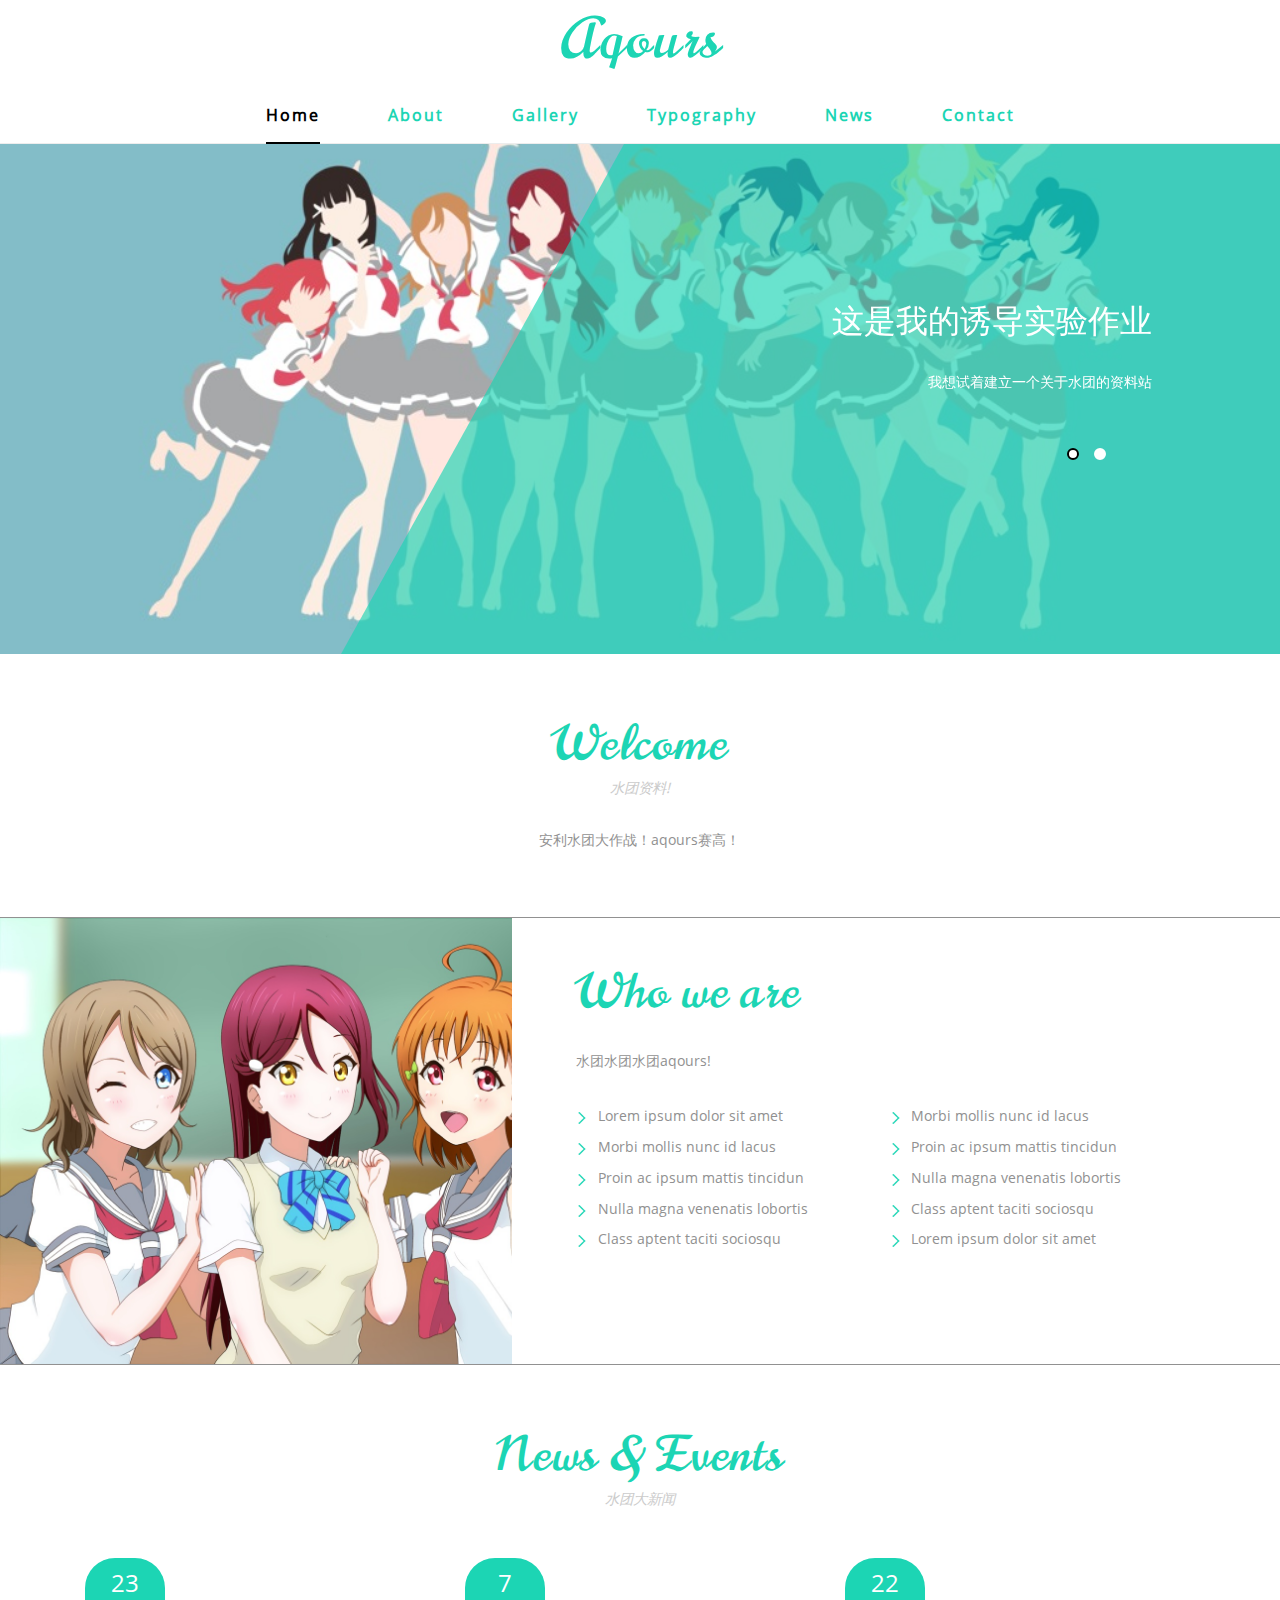
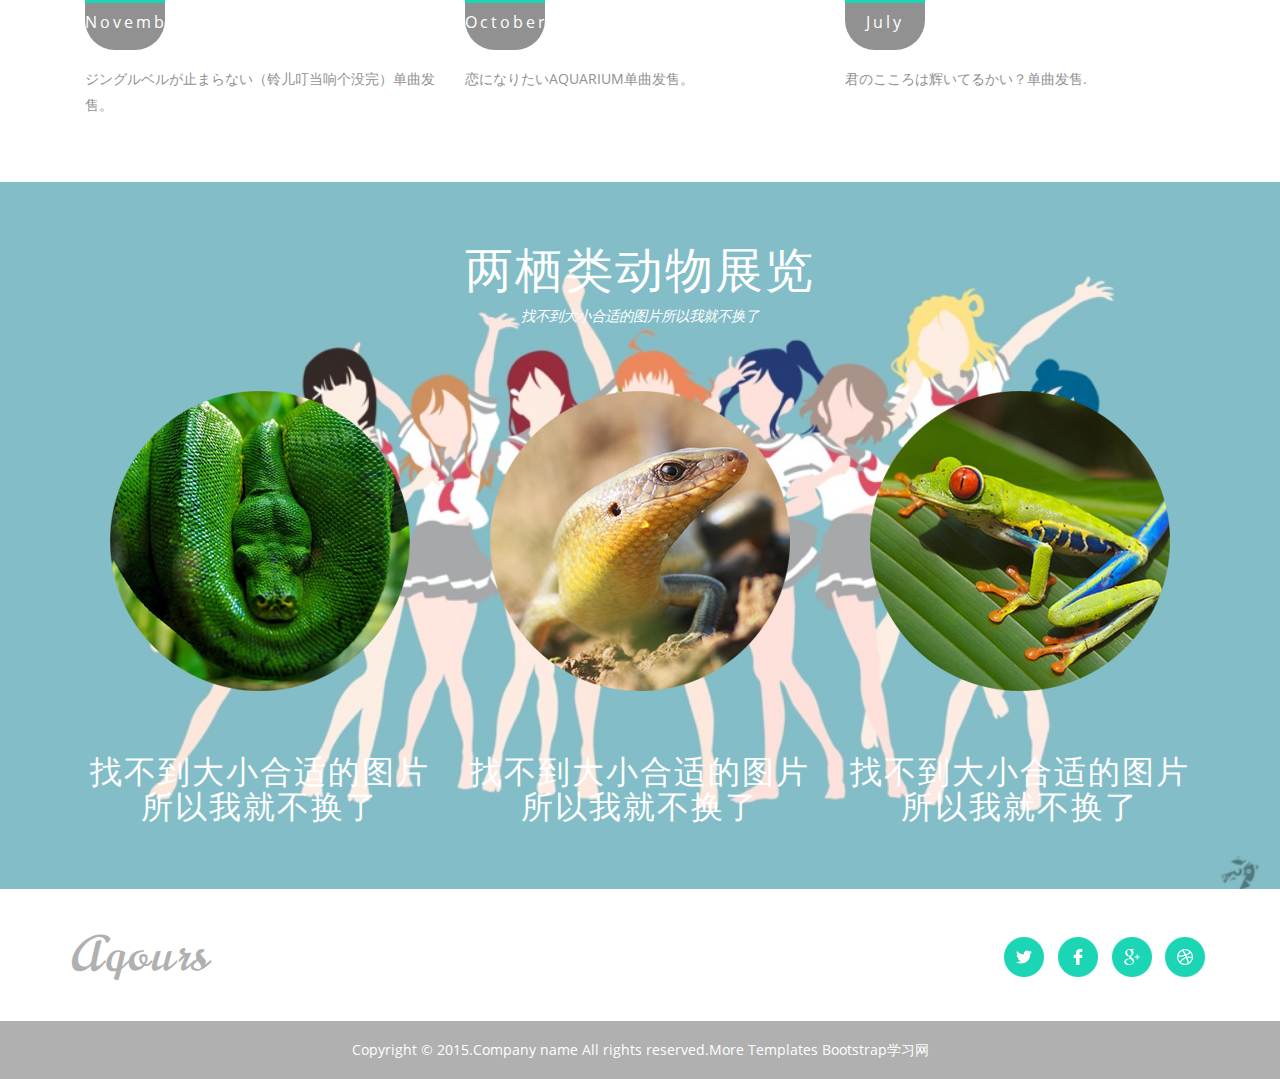
<file: index.html>
<!DOCTYPE html>
<html>
<head>
<title>Home</title>
<meta name="viewport" content="width=device-width, initial-scale=1">
<meta http-equiv="Content-Type" content="text/html; charset=utf-8" />
<meta name="keywords" content="reptiles Responsive web template, Bootstrap Web Templates, Flat Web Templates, Andriod Compatible web template, 
Smartphone Compatible web template, free webdesigns for Nokia, Samsung, LG, SonyErricsson, Motorola web design" />
<script type="application/x-javascript"> addEventListener("load", function() { setTimeout(hideURLbar, 0); }, false); function hideURLbar(){ window.scrollTo(0,1); } </script>
<!-- bootstarp-css -->
<link href="css/bootstrap.css" rel="stylesheet" type="text/css" media="all" />
<!--// bootstarp-css -->
<!-- css -->
<link rel="stylesheet" href="css/style.css" type="text/css" media="all" />
<!--// css -->
<script src="js/jquery-1.11.1.min.js"></script>
</head>
<body>
	<!-- banner -->
	<div class="banner">
		<div class="logo">
			<a href="index.html">Aqours</a>
		</div>
		<div class="top-nav">
			<span class="menu">MENU</span>
			<ul class="nav1">
				<li><a href="index.html" class="active">Home</a></li>
				<li><a href="about.html">About</a></li>
				<li><a href="gallery.html">Gallery</a></li>
				<li><a href="typography.html">Typography</a></li>
				<li><a href="#news" class="scroll">News</a></li>
				<li><a href="contact.html">Contact</a></li>
			</ul>
			<!-- script-for-menu -->
				<script>
					 $( "span.menu" ).click(function() {
					$( "ul.nav1" ).slideToggle( 300, function() {
					// Animation complete.
						});
						});
				</script>
			<!-- /script-for-menu -->
		</div>
		<div class="banner-grid">
					<div class="bx-caption">
						<script src="js/responsiveslides.min.js"></script>
					<script>
						// You can also use "$(window).load(function() {"
						$(function () {
						  // Slideshow 4
						  $("#slider3").responsiveSlides({
							auto: true,
							pager: true,
							nav: false,
							speed: 500,
							namespace: "callbacks",
							before: function () {
							  $('.events').append("<li>before event fired.</li>");
							},
							after: function () {
							  $('.events').append("<li>after event fired.</li>");
							}
						  });
					
						});
					</script>
					<div  id="top" class="callbacks_container">
						<ul class="rslides" id="slider3">
							<li>
								<div class="banner-info">
									<h3>这是我的诱导实验作业</h3>
									<p>我想试着建立一个关于水团的资料站</p>
								</div>
							</li>
							<li>
								<div class="banner-info">
									<h3>但是好多图片上传失败了</h3>
									<p>QAQ</p>
								</div>
							</li>
						</ul>
					</div>
					</div>
		</div>
	</div>
	<!-- //banner -->
    <div class="copyrights">Collect from <a href="http://www.cssmoban.com/" >网页模板</a></div>
	<!-- welcome -->
	<div class="welcome">
		<!-- container -->
		<div class="container">
			<div class="welcome-info">
				<h3>Welcome</h3>
				<p class="caption">水团资料!</p>
				<p class="welcome-text">安利水团大作战！aqours赛高！</p>
			</div>
		</div>
		<!-- //container -->
	</div>
	<!-- //welcome -->
	<!-- offer -->
	<div class="offer">
		<div class="offer-right welcome-right ">
			
		</div>
		<div class="offer-left">
			<h3>Who we are</h3>
			<p>水团水团水团aqours!
			</p>
			<div class="offer-left-list">
				<ul>
					<li><a href="#">Lorem ipsum dolor sit amet</a></li>
					<li><a href="#">Morbi mollis nunc id lacus</a></li>
					<li><a href="#">Proin ac ipsum mattis tincidun</a></li>
					<li><a href="#">Nulla magna venenatis lobortis</a></li>
					<li><a href="#">Class aptent taciti sociosqu</a></li>
				</ul>
			</div>
			<div class="offer-left-list">
				<ul>
					<li><a href="#">Morbi mollis nunc id lacus</a></li>
					<li><a href="#">Proin ac ipsum mattis tincidun</a></li>
					<li><a href="#">Nulla magna venenatis lobortis</a></li>
					<li><a href="#">Class aptent taciti sociosqu</a></li>
					<li><a href="#">Lorem ipsum dolor sit amet</a></li>
				</ul>
			</div>
			<div class="clearfix"> </div>
		</div>
		<div class="clearfix"> </div>
	</div>
	<!-- //offer -->
	<!-- news -->
	<div id="news" class="news">
		<!-- container -->
		<div class="container">
			<div class="news-info">
				<h3>News &amp; Events</h3>
				<p>水团大新闻</p>
			</div>
			<div class="news-grids">
				<div class="col-md-4 news-grid">
					<div class="date">
						<h5>23</h5>	
						<p>November</p>
					</div>
					<div class="date-bottom">
						<p> ジングルベルが止まらない（铃儿叮当响个没完）单曲发售。</p>
					</div>
				</div>
				<div class="col-md-4 news-grid">
					<div class="date">
						<h5>7</h5>	
						<p>October</p>
					</div>
					<div class="date-bottom">
						<p>恋になりたいAQUARIUM单曲发售。</p>
					</div>
				</div>
				<div class="col-md-4 news-grid">
					<div class="date">
						<h5>22</h5>	
						<p>July</p>
					</div>
					<div class="date-bottom">
						<p>君のこころは辉いてるかい？单曲发售.</p>
					</div>
				</div>
				<div class="clearfix"> </div>
			</div>
		</div>
		<!-- //container -->
	</div>
	<!-- //news -->
	<!-- family -->
	<div class="family">
		<!-- container -->
		<div class="container">
			<div class="family-info">
				<h3>两栖类动物展览</h3>
				<p>找不到大小合适的图片所以我就不换了</p>
			</div>
			<div class="family-grids">
				<div class="col-md-4 family-grid">
					<img src="images/f1.png">
					<h4>找不到大小合适的图片所以我就不换了</h4>
				</div>
				<div class="col-md-4 family-grid">
					<img src="images/f2.png">
					<h4>找不到大小合适的图片所以我就不换了</h4>
				</div>
				<div class="col-md-4 family-grid">
					<img src="images/f3.png">
					<h4>找不到大小合适的图片所以我就不换了</h4>
				</div>
				<div class="clearfix"> </div>
			</div>
		</div>
		<!-- //container -->
	</div>
	<!-- //family -->
	<!-- footer -->
	<div class="footer">
		<!-- container -->
		<div class="container">
			<div class="footer-top">
				<div class="footer-logo">
					<a href="index.html">Aqours</a>
				</div>
				<div class="footer-icons">
					<ul>
						<li><a href="#" class="facebook"> </a></li>
						<li><a href="#" class="facebook twitter"> </a></li>
						<li><a href="#" class="facebook chrome"> </a></li>
						<li><a href="#" class="facebook dribbble"> </a></li>
					</ul>
				</div>
				<div class="clearfix"> </div>
			</div>
		</div>
		<!-- //container -->
		<div class="footer-bottom">
			<!-- container -->
			<div class="container">
		   <p>Copyright &copy; 2015.Company name All rights reserved.More Templates <a href="http://bootstrap.cn/" target="_blank" title="Bootstrap学习网">Bootstrap学习网</a></p>
			</div>
		</div>
	</div>
	<!-- //footer -->
</body>	
</html>
</file>
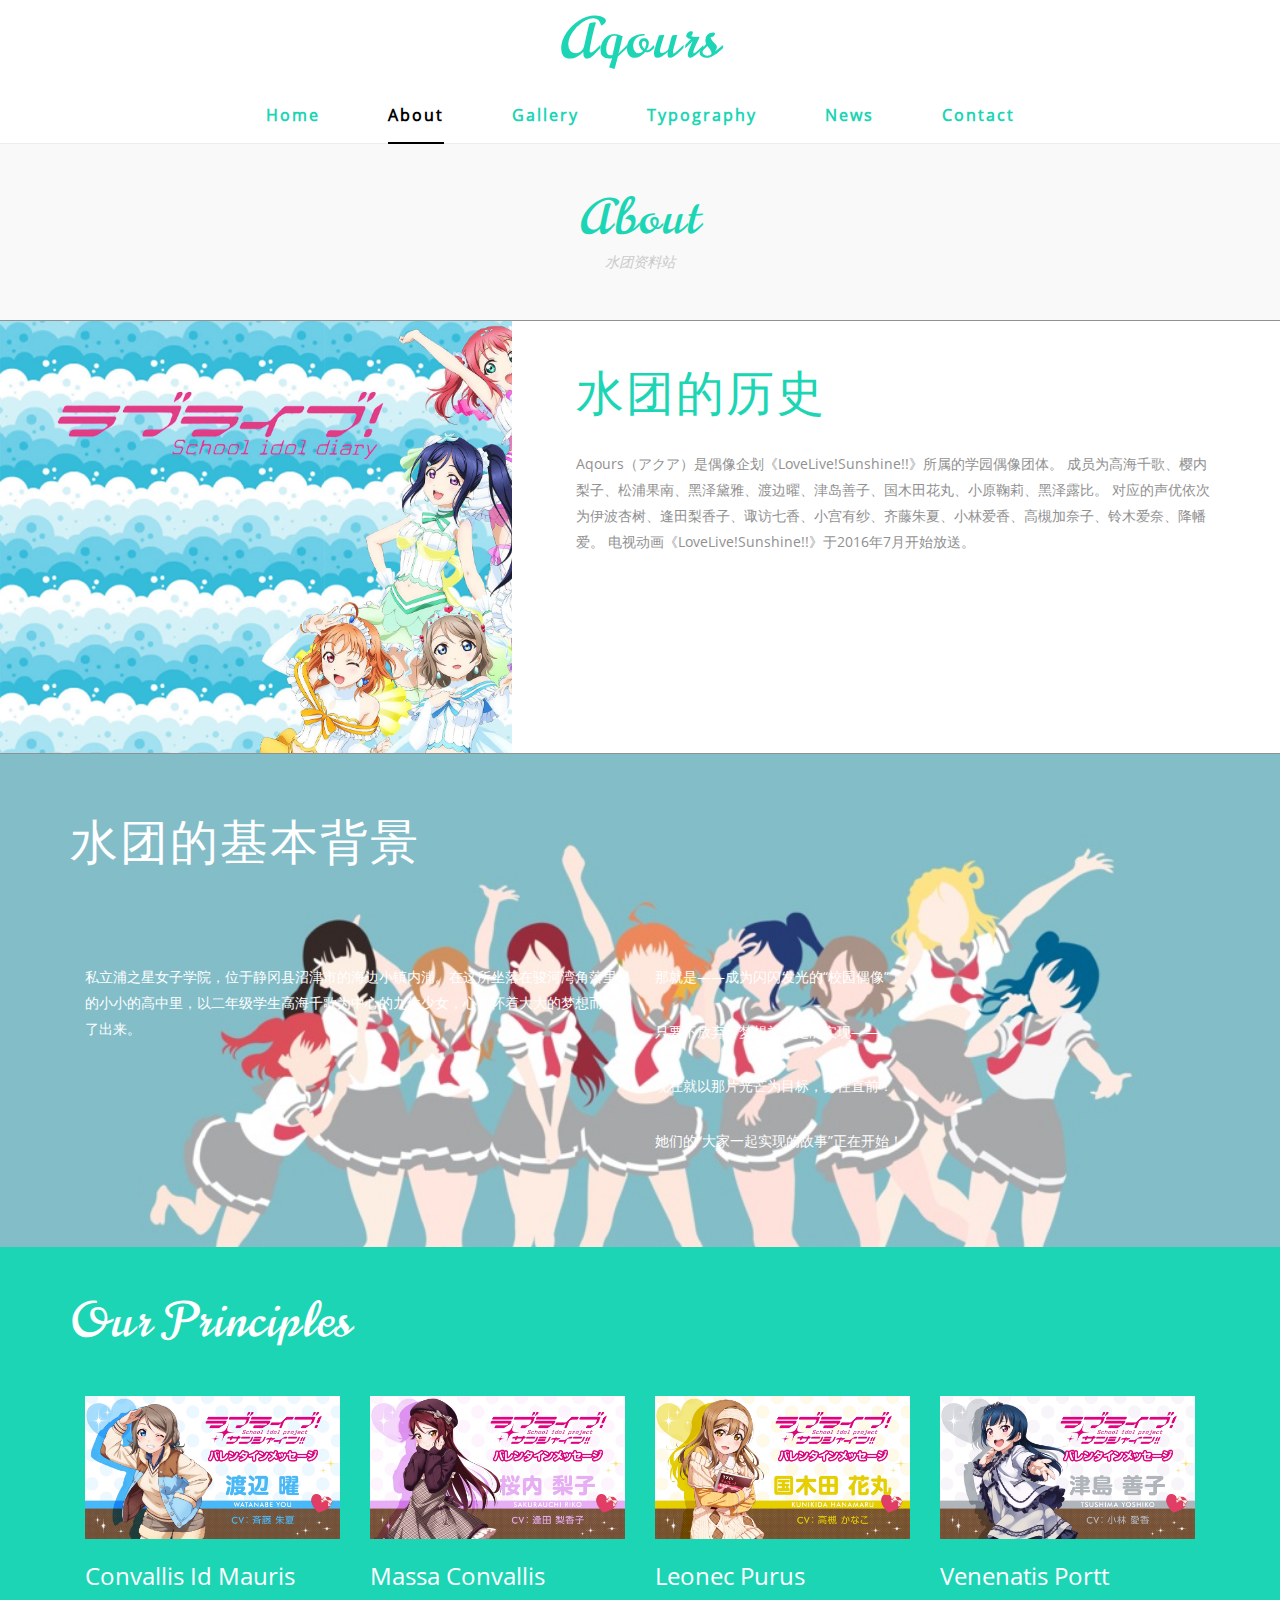
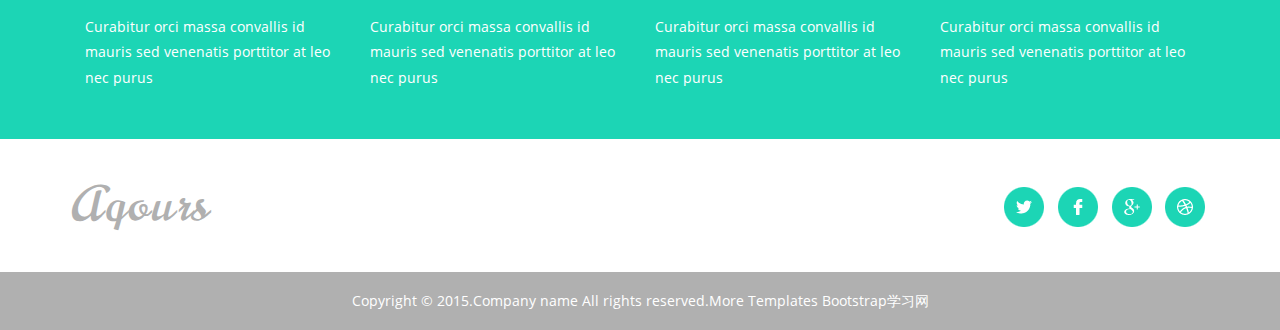
<file: about.html>
<!DOCTYPE html>
<html>
<head>
<title>About</title>
<meta name="viewport" content="width=device-width, initial-scale=1">
<meta http-equiv="Content-Type" content="text/html; charset=utf-8" />
<meta name="keywords" content="reptiles Responsive web template, Bootstrap Web Templates, Flat Web Templates, Andriod Compatible web template, 
Smartphone Compatible web template, free webdesigns for Nokia, Samsung, LG, SonyErricsson, Motorola web design" />
<script type="application/x-javascript"> addEventListener("load", function() { setTimeout(hideURLbar, 0); }, false); function hideURLbar(){ window.scrollTo(0,1); } </script>
<!-- bootstarp-css -->
<link href="css/bootstrap.css" rel="stylesheet" type="text/css" media="all" />
<!--// bootstarp-css -->
<!-- css -->
<link rel="stylesheet" href="css/style.css" type="text/css" media="all" />
<!--// css -->
<script src="js/jquery-1.11.1.min.js"></script>
</head>
<body>
	<!-- banner -->
	<div class="banner top-banner">
		<div class="logo">
			<a href="index.html">Aqours</a>
		</div>
		<div class="top-nav">
			<span class="menu">MENU</span>
			<ul class="nav1">
				<li><a href="index.html">Home</a></li>
				<li><a href="about.html" class="active">About</a></li>
				<li><a href="gallery.html">Gallery</a></li>
				<li><a href="typography.html">Typography</a></li>
				<li><a href="index.html">News</a></li>
				<li><a href="contact.html">Contact</a></li>
			</ul>
			<!-- script-for-menu -->
				<script>
					 $( "span.menu" ).click(function() {
					$( "ul.nav1" ).slideToggle( 300, function() {
					// Animation complete.
						});
						});
				</script>
			<!-- /script-for-menu -->
		</div>
	</div>
	<!-- //banner -->
	<!-- about -->
	<div class="about-top">
		<div class="about-info">
				<h3>About</h3>
				<p class="caption">水团资料站</p>
			</div>
		<div class="welcome offer about">
			<div class="about-right welcome-right ">
				
			</div>
			<div class="welcome-left offer-left about-left">
				<h3>水团的历史</h3>
				<p>Aqours（アクア）是偶像企划《LoveLive!Sunshine!!》所属的学园偶像团体。
成员为高海千歌、樱内梨子、松浦果南、黑泽黛雅、渡边曜、津岛善子、国木田花丸、小原鞠莉、黑泽露比。
对应的声优依次为伊波杏树、逢田梨香子、诹访七香、小宫有纱、齐藤朱夏、小林爱香、高槻加奈子、铃木爱奈、降幡爱。
电视动画《LoveLive!Sunshine!!》于2016年7月开始放送。 
				</p>
			</div>
			<div class="clearfix"> </div>
		</div>
	</div>
	<!-- //about -->
	<!-- about-bottom -->
	<div class="about-bottom">
		<!-- container -->
		<div class="container">
			<h3>水团的基本背景</h3>
			<div class="about-bottom-grids">
				<div class="col-md-6 about-bottom-left">
					<h4></h4>
					<p>私立浦之星女子学院，位于静冈县沼津市的海边小镇内浦。在这所坐落在骏河湾角落里的小小的高中里，以二年级学生高海千歌为中心的九位少女，心中怀着大大的梦想而站了出来。
						
					</p>
				</div>
				<div class="col-md-6 about-bottom-left about-bottom-right">
					<h4></h4>
					<p>那就是——成为闪闪发光的“校园偶像”！
<span>只要不放弃，梦想就一定能实现——</span>
<span>现在就以那片光芒为目标，勇往直前！</span>
<span>她们的“大家一起实现的故事”正在开始！</span>
					</p>
				</div>
				<div class="clearfix"> </div>
			</div>
		</div>
		<!-- //container -->
	</div>
	<!-- //about-bottom -->
	<!-- about-team -->
	<div class="about-team">
			<!-- container -->
			<div class="container">
				<h4>Our Principles</h4>
				<div class="team-grids">
					<div class="col-md-3 team-grid">
						<img src="images/g2.jpg" alt="">
						<h6>convallis id mauris</h6>
						<p> Curabitur orci massa convallis id mauris sed venenatis porttitor at leo nec purus</p>
					</div>
					<div class="col-md-3 team-grid">
						<img src="images/g3.jpg" alt="">
						<h6>massa convallis</h6>
						<p> Curabitur orci massa convallis id mauris sed venenatis porttitor at leo nec purus</p>
					</div>
					<div class="col-md-3 team-grid">
						<img src="images/g4.jpg" alt="">
						<h6>leonec purus</h6>
						<p> Curabitur orci massa convallis id mauris sed venenatis porttitor at leo nec purus</p>
					</div>
					<div class="col-md-3 team-grid">
						<img src="images/g5.jpg" alt="">
						<h6>venenatis portt</h6>
						<p> Curabitur orci massa convallis id mauris sed venenatis porttitor at leo nec purus</p>
					</div>
					<div class="clearfix"> </div>
				</div>
			</div>
			<!-- //container -->
	</div>
	<!-- //about-team -->
	<!-- footer -->
	<div class="footer">
		<!-- container -->
		<div class="container">
			<div class="footer-top">
				<div class="footer-logo">
					<a href="index.html">Aqours</a>
				</div>
				<div class="footer-icons">
					<ul>
						<li><a href="#" class="facebook"> </a></li>
						<li><a href="#" class="facebook twitter"> </a></li>
						<li><a href="#" class="facebook chrome"> </a></li>
						<li><a href="#" class="facebook dribbble"> </a></li>
					</ul>
				</div>
				<div class="clearfix"> </div>
			</div>
		</div>
		<!-- //container -->
		<div class="footer-bottom">
			<!-- container -->
			<div class="container">
		   <p>Copyright &copy; 2015.Company name All rights reserved.More Templates <a href="http://bootstrap.cn/" target="_blank" title="Bootstrap学习网">Bootstrap学习网</a></p>
			</div>
		</div>
	</div>
	<!-- //footer -->
</body>	
</html>
</file>
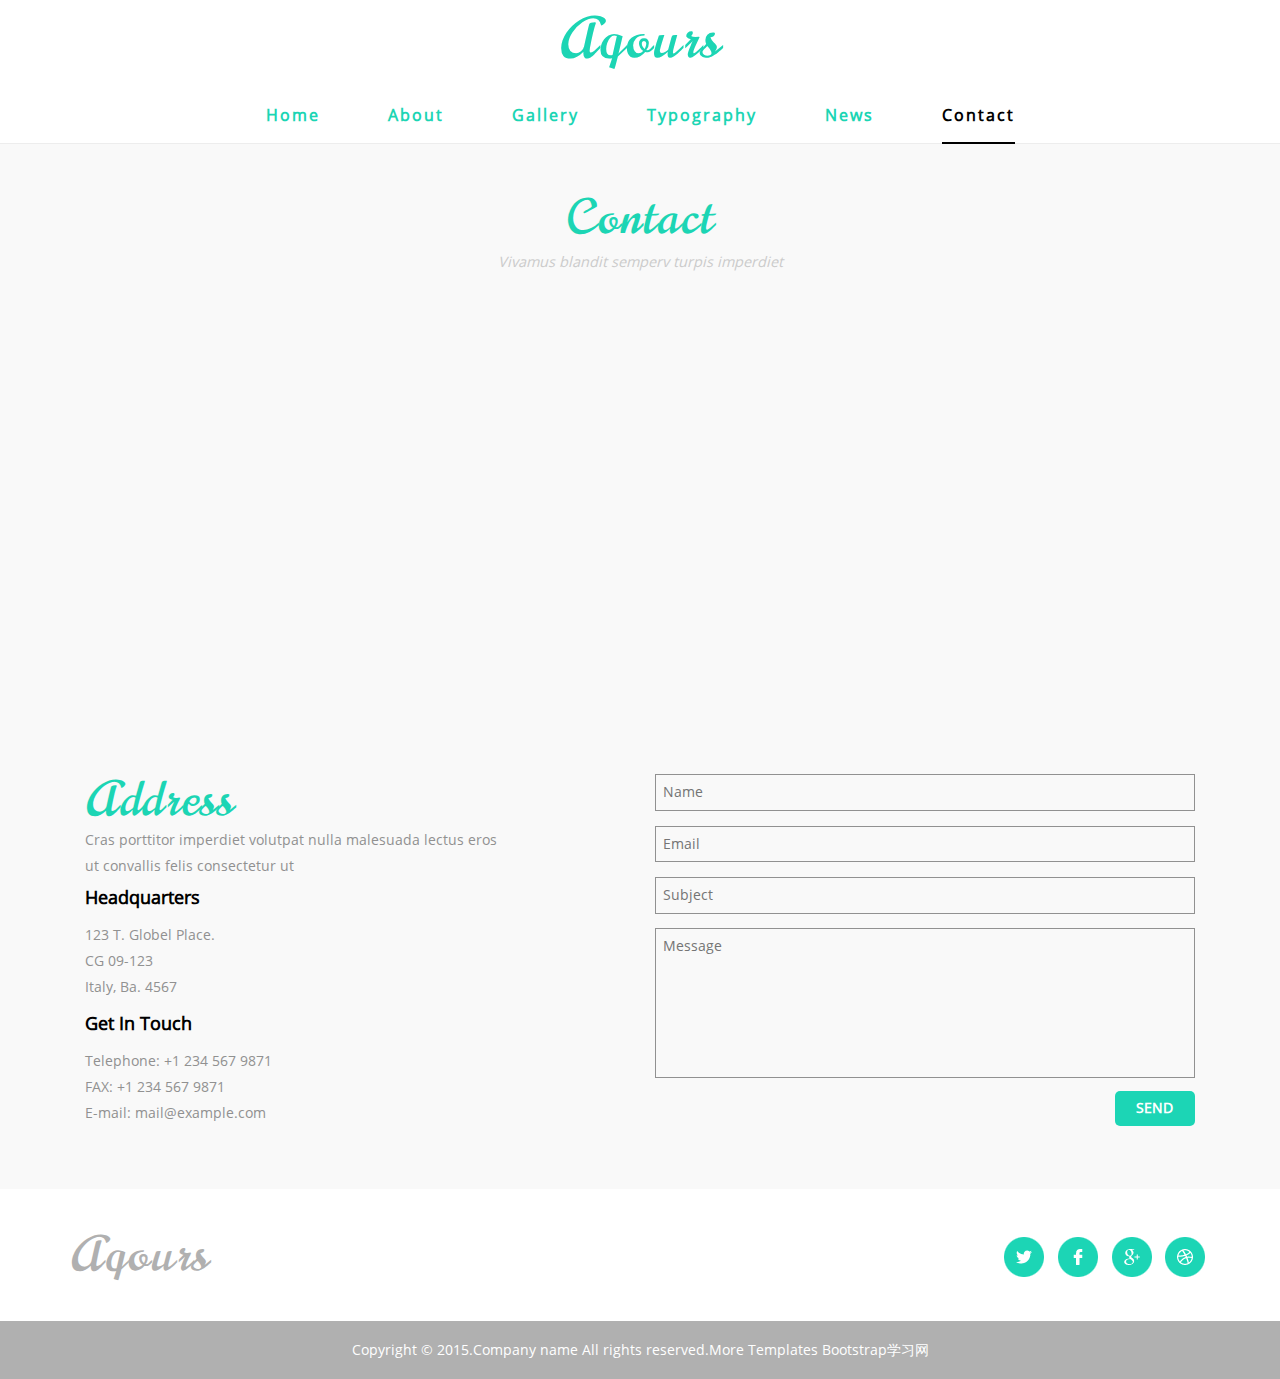
<file: contact.html>
<!DOCTYPE html>
<html>
<head>
<title>Contact</title>
<meta name="viewport" content="width=device-width, initial-scale=1">
<meta http-equiv="Content-Type" content="text/html; charset=utf-8" />
<meta name="keywords" content="reptiles Responsive web template, Bootstrap Web Templates, Flat Web Templates, Andriod Compatible web template, 
Smartphone Compatible web template, free webdesigns for Nokia, Samsung, LG, SonyErricsson, Motorola web design" />
<script type="application/x-javascript"> addEventListener("load", function() { setTimeout(hideURLbar, 0); }, false); function hideURLbar(){ window.scrollTo(0,1); } </script>
<!-- bootstarp-css -->
<link href="css/bootstrap.css" rel="stylesheet" type="text/css" media="all" />
<!--// bootstarp-css -->
<!-- css -->
<link rel="stylesheet" href="css/style.css" type="text/css" media="all" />
<!--// css -->
<script src="js/jquery-1.11.1.min.js"></script>
</head>
<body>
	<!-- banner -->
	<div class="banner top-banner">
		<div class="logo">
			<a href="index.html">Aqours</a>
		</div>
		<div class="top-nav">
			<span class="menu">MENU</span>
			<ul class="nav1">
				<li><a href="index.html">Home</a></li>
				<li><a href="about.html">About</a></li>
				<li><a href="gallery.html">Gallery</a></li>
				<li><a href="typography.html">Typography</a></li>
				<li><a href="index.html">News</a></li>
				<li><a href="contact.html" class="active">Contact</a></li>
			</ul>
			<!-- script-for-menu -->
				<script>
					 $( "span.menu" ).click(function() {
					$( "ul.nav1" ).slideToggle( 300, function() {
					// Animation complete.
						});
						});
				</script>
			<!-- /script-for-menu -->
		</div>
	</div>
	<!-- //banner -->
	<!-- contact -->
	<div class="contact-top">
		<!-- container -->
		<div class="container">
			<div class="contact-info">
				<h3>Contact</h3>
				<p class="caption">Vivamus blandit semperv turpis imperdiet</p>
			</div>
			<div class="map footer-middle">
				<iframe src="https://www.google.com/maps/embed?pb=!1m14!1m12!1m3!1d158858.18237072596!2d-0.10159865000003898!3d51.52864165000001!2m3!1f0!2f0!3f0!3m2!1i1024!2i768!4f13.1!5e0!3m2!1sen!2sin!4v1436514341845" frameborder="0" style="border:0" allowfullscreen></iframe>
			</div>
			<div class="mail-grids">
				<div class="col-md-6 mail-grid-left wow fadeInLeft animated" data-wow-delay="0.4s" style="visibility: visible; -webkit-animation-delay: 0.4s;">
					<h3>Address</h3>
					<h5>Cras porttitor imperdiet volutpat nulla malesuada lectus eros <span>ut convallis felis consectetur ut </span></h5>
					<h4>Headquarters</h4>
					<p>123 T. Globel Place.
						<span>CG 09-123</span>
						Italy, Ba. 4567
					</p>
					<h4>Get In Touch</h4>
					<p>Telephone: +1 234 567 9871
						<span>FAX: +1 234 567 9871</span>
						E-mail: <a href="mailto:info@example.com">mail@example.com</a>
					</p>
				</div>
				<div class="col-md-6 contact-form">
					<form>
						<input type="text" placeholder="Name" required="">
						<input type="text" placeholder="Email" required="">
						<input type="text" placeholder="Subject" required="">
						<textarea placeholder="Message" required=""></textarea>
						<input type="submit" value="SEND">
					</form>
				</div>
				<div class="clearfix"> </div>
			</div>
		</div>
		<!-- //container -->
	</div>
	<!-- //contact -->
	<!-- footer -->
	<div class="footer">
		<!-- container -->
		<div class="container">
			<div class="footer-top">
				<div class="footer-logo">
					<a href="index.html">Aqours</a>
				</div>
				<div class="footer-icons">
					<ul>
						<li><a href="#" class="facebook"> </a></li>
						<li><a href="#" class="facebook twitter"> </a></li>
						<li><a href="#" class="facebook chrome"> </a></li>
						<li><a href="#" class="facebook dribbble"> </a></li>
					</ul>
				</div>
				<div class="clearfix"> </div>
			</div>
		</div>
		<!-- //container -->
		<div class="footer-bottom">
			<!-- container -->
			<div class="container">
		   <p>Copyright &copy; 2015.Company name All rights reserved.More Templates <a href="http://bootstrap.cn/" target="_blank" title="Bootstrap学习网">Bootstrap学习网</a></p>
			</div>
		</div>
	</div>
	<!-- //footer -->
</body>	
</html>
</file>
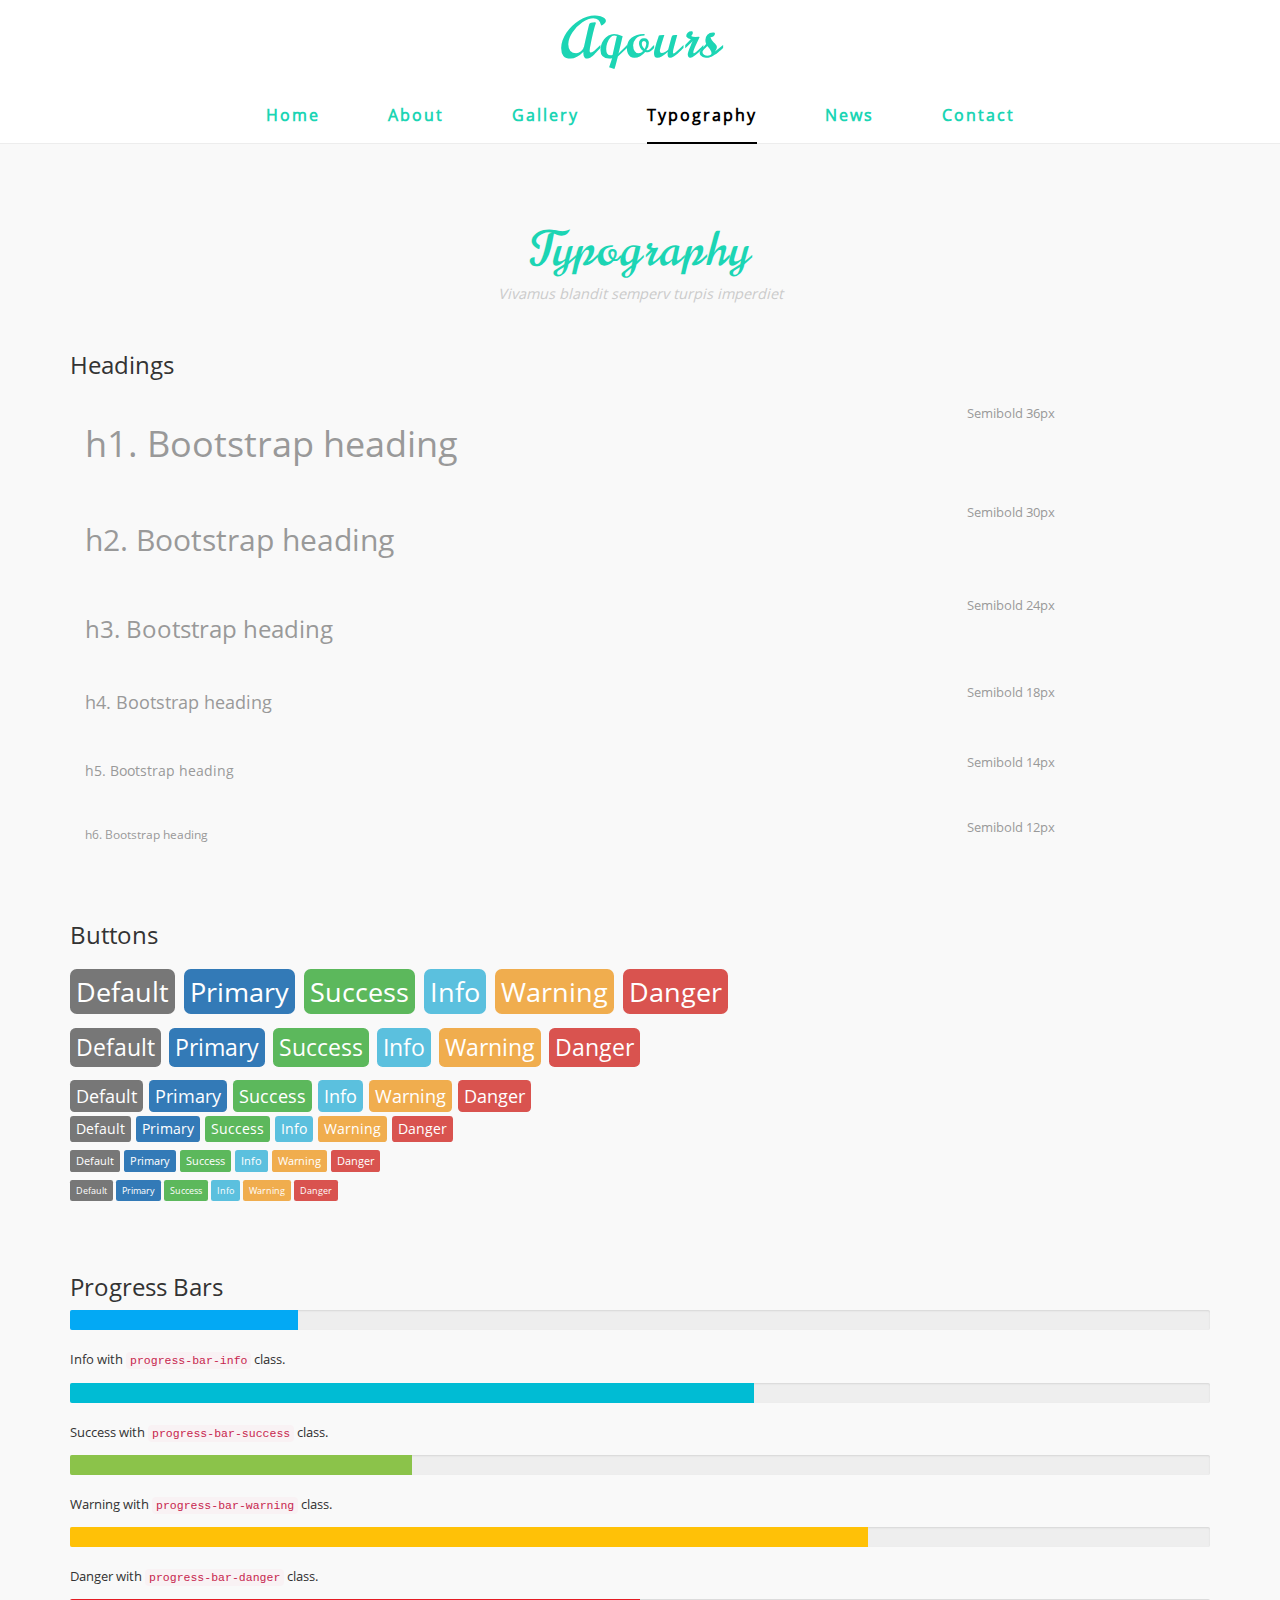
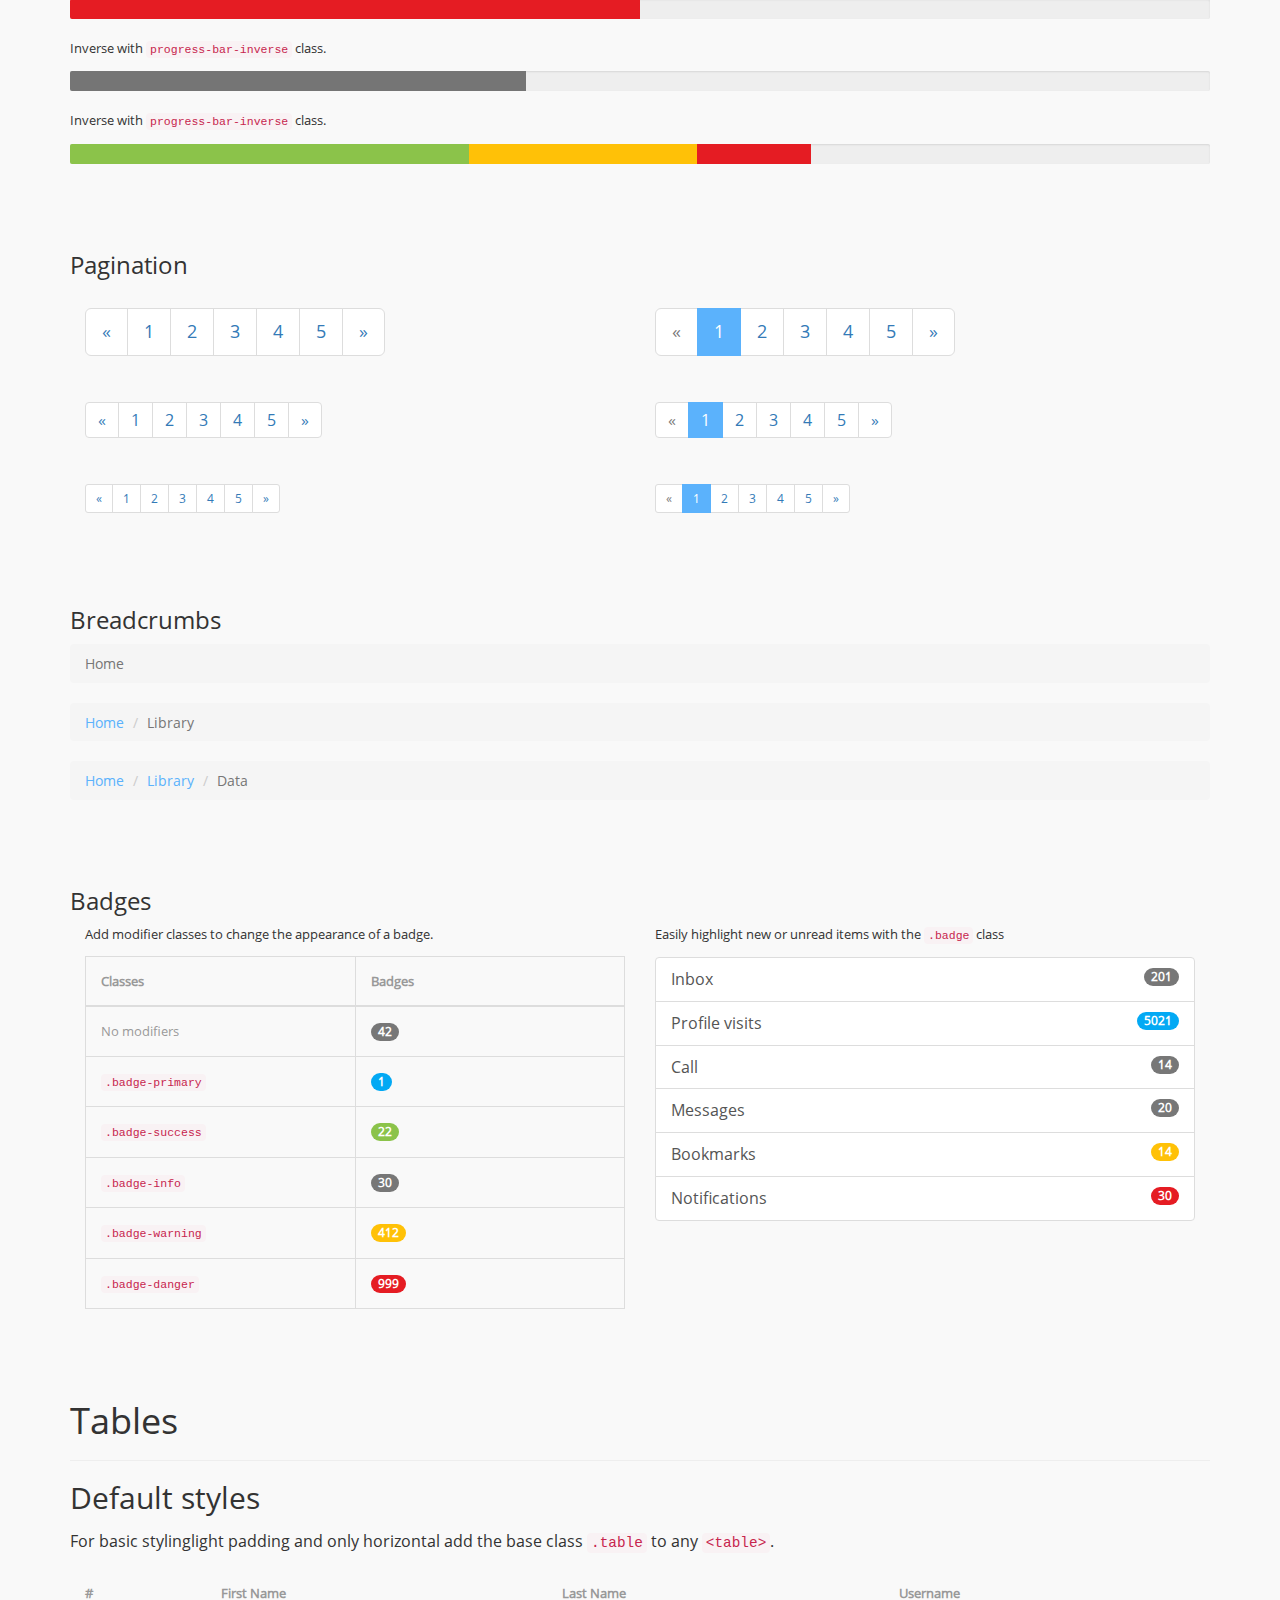
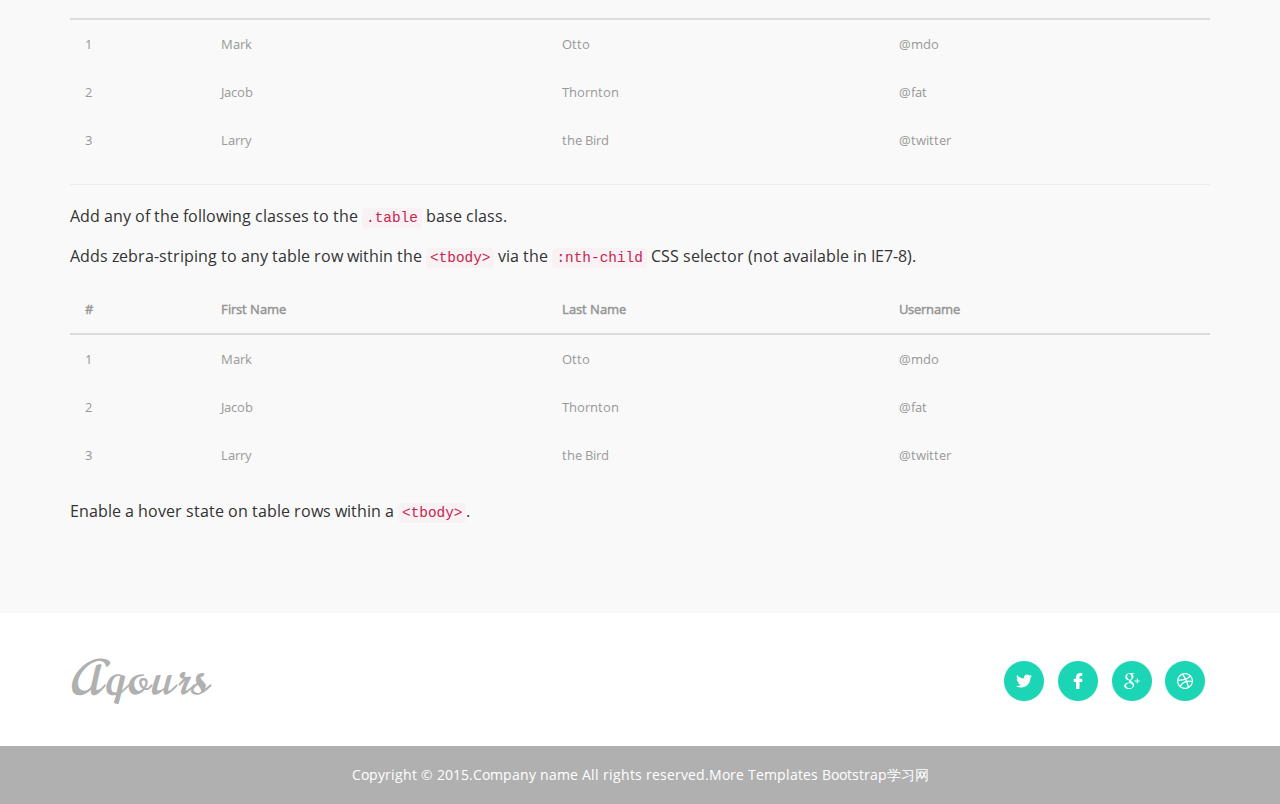
<file: typography.html>
<!DOCTYPE html>
<html>
<head>
<title>Typography</title>
<meta name="viewport" content="width=device-width, initial-scale=1">
<meta http-equiv="Content-Type" content="text/html; charset=utf-8" />
<meta name="keywords" content="reptiles Responsive web template, Bootstrap Web Templates, Flat Web Templates, Andriod Compatible web template, 
Smartphone Compatible web template, free webdesigns for Nokia, Samsung, LG, SonyErricsson, Motorola web design" />
<script type="application/x-javascript"> addEventListener("load", function() { setTimeout(hideURLbar, 0); }, false); function hideURLbar(){ window.scrollTo(0,1); } </script>
<!-- bootstarp-css -->
<link href="css/bootstrap.css" rel="stylesheet" type="text/css" media="all" />
<!--// bootstarp-css -->
<!-- css -->
<link rel="stylesheet" href="css/style.css" type="text/css" media="all" />
<!--// css -->
<script src="js/jquery-1.11.1.min.js"></script>
</head>
<body>
	<!-- banner -->
	<div class="banner top-banner">
		<div class="logo">
			<a href="index.html">Aqours</a>
		</div>
		<div class="top-nav">
			<span class="menu">MENU</span>
			<ul class="nav1">
				<li><a href="index.html">Home</a></li>
				<li><a href="about.html">About</a></li>
				<li><a href="gallery.html">Gallery</a></li>
				<li><a href="typography.html" class="active">Typography</a></li>
				<li><a href="index.html">News</a></li>
				<li><a href="contact.html">Contact</a></li>
			</ul>
			<!-- script-for-menu -->
				<script>
					 $( "span.menu" ).click(function() {
					$( "ul.nav1" ).slideToggle( 300, function() {
					// Animation complete.
						});
						});
				</script>
			<!-- /script-for-menu -->
		</div>
	</div>
	<!-- //banner -->
	<!-- typography -->
	<div class="typography">
	 <div class="container">
		<div class="typography-info">
			<h3 class="type">Typography</h3>
			<p class="caption">Vivamus blandit semperv turpis imperdiet</p>
		</div>
		 <div class="grid_3 grid_44">
		     <h3>Headings</h3>
		     <div class="bs-example">
				 <table class="table">
				  <tbody>
					<tr>
					  <td><h1 id="h1.-bootstrap-heading">h1. Bootstrap heading<a class="anchorjs-link" href="#h1.-bootstrap-heading"><span class="anchorjs-icon"></span></a></h1></td>
					  <td class="type-info">Semibold 36px</td>
					</tr>
					<tr>
					  <td><h2 id="h2.-bootstrap-heading">h2. Bootstrap heading<a class="anchorjs-link" href="#h2.-bootstrap-heading"><span class="anchorjs-icon"></span></a></h2></td>
					  <td class="type-info">Semibold 30px</td>
					</tr>
					<tr>
					  <td><h3 id="h3.-bootstrap-heading">h3. Bootstrap heading<a class="anchorjs-link" href="#h3.-bootstrap-heading"><span class="anchorjs-icon"></span></a></h3></td>
					  <td class="type-info">Semibold 24px</td>
					</tr>
					<tr>
					  <td><h4 id="h4.-bootstrap-heading">h4. Bootstrap heading<a class="anchorjs-link" href="#h4.-bootstrap-heading"><span class="anchorjs-icon"></span></a></h4></td>
					  <td class="type-info">Semibold 18px</td>
					</tr>
					<tr>
					  <td><h5 id="h5.-bootstrap-heading">h5. Bootstrap heading<a class="anchorjs-link" href="#h5.-bootstrap-heading"><span class="anchorjs-icon"></span></a></h5></td>
					  <td class="type-info">Semibold 14px</td>
					</tr>
					<tr>
					  <td><h6>h6. Bootstrap heading</h6></td>
					  <td class="type-info">Semibold 12px</td>
					</tr>
				  </tbody>
				 </table>
			 </div>
	      </div>
		   <div class="grid_3 grid_5">
			<h3>Buttons</h3>
			  <h1 class="btns">
				<a href="#"><span class="label label-default">Default</span></a>
				<a href="#"><span class="label label-primary">Primary</span></a>
				<a href="#"><span class="label label-success">Success</span></a>
				<a href="#"><span class="label label-info">Info</span></a>
				<a href="#"><span class="label label-warning">Warning</span></a>
				<a href="#"><span class="label label-danger">Danger</span></a>
			  </h1>
			  <h2 class="btns">
				<a href="#"><span class="label label-default">Default</span></a>
				<a href="#"><span class="label label-primary">Primary</span></a>
				<a href="#"><span class="label label-success">Success</span></a>
				<a href="#"><span class="label label-info">Info</span></a>
				<a href="#"><span class="label label-warning">Warning</span></a>
				<a href="#"><span class="label label-danger">Danger</span></a>
			  </h2>
			  <h3>
				<a href="#"><span class="label label-default">Default</span></a>
				<a href="#"><span class="label label-primary">Primary</span></a>
				<a href="#"><span class="label label-success">Success</span></a>
				<a href="#"><span class="label label-info">Info</span></a>
				<a href="#"><span class="label label-warning">Warning</span></a>
				<a href="#"><span class="label label-danger">Danger</span></a>
			  </h3>
			  <h4 class="typ1">
				<a href="#"><span class="label label-default">Default</span></a>
				<a href="#"><span class="label label-primary">Primary</span></a>
				<a href="#"><span class="label label-success">Success</span></a>
				<a href="#"><span class="label label-info">Info</span></a>
				<a href="#"><span class="label label-warning">Warning</span></a>
				<a href="#"><span class="label label-danger">Danger</span></a>
			  </h4>
			  <h5 class="typ1">
				<a href="#"><span class="label label-default">Default</span></a>
				<a href="#"><span class="label label-primary">Primary</span></a>
				<a href="#"><span class="label label-success">Success</span></a>
				<a href="#"><span class="label label-info">Info</span></a>
				<a href="#"><span class="label label-warning">Warning</span></a>
				<a href="#"><span class="label label-danger">Danger</span></a>
			  </h5>
			  <h6 class="typ1">
				<a href="#"><span class="label label-default">Default</span></a>
				<a href="#"><span class="label label-primary">Primary</span></a>
				<a href="#"><span class="label label-success">Success</span></a>
				<a href="#"><span class="label label-info">Info</span></a>
				<a href="#"><span class="label label-warning">Warning</span></a>
				<a href="#"><span class="label label-danger">Danger</span></a>
			  </h6>
	      </div>
			
		  <div class="grid_3 grid_5">
			 <h3>Progress Bars</h3>
			  <div class="tab-content">
				 <div class="tab-pane active" id="domprogress">
					 <div class="progress">    
					      <div class="progress-bar progress-bar-primary" style="width: 20%"></div>
					 </div>
					 <p>Info with <code>progress-bar-info</code> class.</p>
					 <div class="progress">    
						 <div class="progress-bar progress-bar-info" style="width: 60%"></div>
					 </div>
					 <p>Success with <code>progress-bar-success</code> class.</p>
					 <div class="progress">
						 <div class="progress-bar progress-bar-success" style="width: 30%"></div>
					 </div>
					 <p>Warning with <code>progress-bar-warning</code> class.</p>
					 <div class="progress">
						 <div class="progress-bar progress-bar-warning" style="width: 70%"></div>
					 </div>
					 <p>Danger with <code>progress-bar-danger</code> class.</p>
					 <div class="progress">
						 <div class="progress-bar progress-bar-danger" style="width: 50%"></div>
					 </div>
					 <p>Inverse with <code>progress-bar-inverse</code> class.</p>
					 <div class="progress">
						 <div class="progress-bar progress-bar-inverse" style="width: 40%"></div>
					 </div>
					 <p>Inverse with <code>progress-bar-inverse</code> class.</p>
					 <div class="progress">
						 <div class="progress-bar progress-bar-success" style="width: 35%"><span class="sr-only">35% Complete (success)</span></div>
						 <div class="progress-bar progress-bar-warning" style="width: 20%"><span class="sr-only">20% Complete (warning)</span></div>
						 <div class="progress-bar progress-bar-danger" style="width: 10%"><span class="sr-only">10% Complete (danger)</span></div>
					 </div>
				   </div>
			   </div>
		   </div>
		   
		   <div class="grid_3 grid_5">
			 <h3>Pagination</h3>
			 <div class="col-md-6">
				  <nav>
				  <ul class="pagination pagination-lg">
					<li><a href="#" aria-label="Previous"><span aria-hidden="true">«</span></a></li>
					<li><a href="#">1</a></li>
					<li><a href="#">2</a></li>
					<li><a href="#">3</a></li>
					<li><a href="#">4</a></li>
					<li><a href="#">5</a></li>
					<li><a href="#" aria-label="Next"><span aria-hidden="true">»</span></a></li>
				  </ul>
				  </nav>
				  <nav>
				  <ul class="pagination">
					<li><a href="#" aria-label="Previous"><span aria-hidden="true">«</span></a></li>
					<li><a href="#">1</a></li>
					<li><a href="#">2</a></li>
					<li><a href="#">3</a></li>
					<li><a href="#">4</a></li>
					<li><a href="#">5</a></li>
					<li><a href="#" aria-label="Next"><span aria-hidden="true">»</span></a></li>
				  </ul>
				 </nav>
				 <nav>
				   <ul class="pagination pagination-sm">
					<li><a href="#" aria-label="Previous"><span aria-hidden="true">«</span></a></li>
					<li><a href="#">1</a></li>
					<li><a href="#">2</a></li>
					<li><a href="#">3</a></li>
					<li><a href="#">4</a></li>
					<li><a href="#">5</a></li>
					<li><a href="#" aria-label="Next"><span aria-hidden="true">»</span></a></li>
				  </ul>
				 </nav>				 
			 </div>
			 <div class="col-md-6">
					<ul class="pagination pagination-lg">
									<li class="disabled"><a href="#"><span aria-hidden="true">«</span></a></li>
									<li class="active"><a href="#">1</a></li>
									<li><a href="#">2</a></li>
									<li><a href="#">3</a></li>
									<li><a href="#">4</a></li>
									<li><a href="#">5</a></li>
									<li><a href="#" aria-label="Next"><span aria-hidden="true">»</span></a></li>
								</ul>
				<nav>
				  <ul class="pagination">
					<li class="disabled"><a href="#" aria-label="Previous"><span aria-hidden="true">«</span></a></li>
					<li class="active"><a href="#">1 <span class="sr-only">(current)</span></a></li>
					<li><a href="#">2</a></li>
					<li><a href="#">3</a></li>
					<li><a href="#">4</a></li>
					<li><a href="#">5</a></li>
					<li><a href="#" aria-label="Next"><span aria-hidden="true">»</span></a></li>
				 </ul>
			   </nav>
				 <ul class="pagination pagination-sm">
					<li class="disabled"><a href="#"><span aria-hidden="true">«</span></a></li>
					<li class="active"><a href="#">1</a></li>
					<li><a href="#">2</a></li>
					<li><a href="#">3</a></li>
					<li><a href="#">4</a></li>
					<li><a href="#">5</a></li>
					<li><a href="#" aria-label="Next"><span aria-hidden="true">»</span></a></li>
				</ul>
				</div>
			   <div class="clearfix"> </div>
		 </div>
		 <div class="grid_3 grid_5">
			 <h3>Breadcrumbs</h3>
			   <ol class="breadcrumb">
			  <li class="active">Home</li>
			</ol>
			<ol class="breadcrumb">
			  <li><a href="#">Home</a></li>
			  <li class="active">Library</li>
			</ol>
			<ol class="breadcrumb">
			  <li><a href="#">Home</a></li>
			  <li><a href="#">Library</a></li>
			  <li class="active">Data</li>
			</ol>
		 </div>
	   <div class="grid_3 grid_5">
			 <h3>Badges</h3>
				<div class="col-md-6">
					<p>Add modifier classes to change the appearance of a badge.</p>
					  <table class="table table-bordered">
						<thead>
							<tr>
								<th width="50%">Classes</th>
								<th width="50%">Badges</th>
							</tr>
						</thead>
						<tbody>
							<tr>
								<td>No modifiers</td>
								<td><span class="badge">42</span></td>
							</tr>
							<tr>
								<td><code>.badge-primary</code></td>
								<td><span class="badge badge-primary">1</span></td>
							</tr>
							<tr>
								<td><code>.badge-success</code></td>
								<td><span class="badge badge-success">22</span></td>
							</tr>
							<tr>
								<td><code>.badge-info</code></td>
								<td><span class="badge badge-info">30</span></td>
							</tr>
							<tr>
								<td><code>.badge-warning</code></td>
								<td><span class="badge badge-warning">412</span></td>
							</tr>
							<tr>
								<td><code>.badge-danger</code></td>
								<td><span class="badge badge-danger">999</span></td>
							</tr>
						</tbody>
					  </table>                    
				</div>
				<div class="col-md-6">
				  <p>Easily highlight new or unread items with the <code>.badge</code> class</p>
					<div class="list-group list-group-alternate"> 
						<a href="#" class="list-group-item"><span class="badge">201</span> <i class="ti ti-email"></i> Inbox </a> 
						<a href="#" class="list-group-item"><span class="badge badge-primary">5021</span> <i class="ti ti-eye"></i> Profile visits </a> 
						<a href="#" class="list-group-item"><span class="badge">14</span> <i class="ti ti-headphone-alt"></i> Call </a> 
						<a href="#" class="list-group-item"><span class="badge">20</span> <i class="ti ti-comments"></i> Messages </a> 
						<a href="#" class="list-group-item"><span class="badge badge-warning">14</span> <i class="ti ti-bookmark"></i> Bookmarks </a> 
						<a href="#" class="list-group-item"><span class="badge badge-danger">30</span> <i class="ti ti-bell"></i> Notifications </a> 
					</div>
			   </div>
			   <div class="clearfix"> </div>
			 </div>
			 		  <section id="tables">
          <div class="page-header">
            <h1>Tables</h1>
          </div>

          <h2>Default styles</h2>
          <p>For basic stylinglight padding and only horizontal add the base class <code>.table</code> to any <code>&lt;table&gt;</code>.</p>
          <div class="bs-docs-example">
            <table class="table">
              <thead>
                <tr>
                  <th>#</th>
                  <th>First Name</th>
                  <th>Last Name</th>
                  <th>Username</th>
                </tr>
              </thead>
              <tbody>
                <tr>
                  <td>1</td>
                  <td>Mark</td>
                  <td>Otto</td>
                  <td>@mdo</td>
                </tr>
                <tr>
                  <td>2</td>
                  <td>Jacob</td>
                  <td>Thornton</td>
                  <td>@fat</td>
                </tr>
                <tr>
                  <td>3</td>
                  <td>Larry</td>
                  <td>the Bird</td>
                  <td>@twitter</td>
                </tr>
              </tbody>
            </table>
          </div>
		<hr class="bs-docs-separator">
          <p>Add any of the following classes to the <code>.table</code> base class.</p>
          <p>Adds zebra-striping to any table row within the <code>&lt;tbody&gt;</code> via the <code>:nth-child</code> CSS selector (not available in IE7-8).</p>
          <div class="bs-docs-example">
            <table class="table table-striped">
              <thead>
                <tr>
                  <th>#</th>
                  <th>First Name</th>
                  <th>Last Name</th>
                  <th>Username</th>
                </tr>
              </thead>
              <tbody>
                <tr>
                  <td>1</td>
                  <td>Mark</td>
                  <td>Otto</td>
                  <td>@mdo</td>
                </tr>
                <tr>
                  <td>2</td>
                  <td>Jacob</td>
                  <td>Thornton</td>
                  <td>@fat</td>
                </tr>
                <tr>
                  <td>3</td>
                  <td>Larry</td>
                  <td>the Bird</td>
                  <td>@twitter</td>
                </tr>
              </tbody>
            </table>
          </div>
          <p>Enable a hover state on table rows within a <code>&lt;tbody&gt;</code>.</p>
		</section></div>
	</div>
	<!-- //typography -->
	<!-- footer -->
	<div class="footer">
		<!-- container -->
		<div class="container">
			<div class="footer-top">
				<div class="footer-logo">
					<a href="index.html">Aqours</a>
				</div>
				<div class="footer-icons">
					<ul>
						<li><a href="#" class="facebook"> </a></li>
						<li><a href="#" class="facebook twitter"> </a></li>
						<li><a href="#" class="facebook chrome"> </a></li>
						<li><a href="#" class="facebook dribbble"> </a></li>
					</ul>
				</div>
				<div class="clearfix"> </div>
			</div>
		</div>
		<!-- //container -->
		<div class="footer-bottom">
			<!-- container -->
			<div class="container">
		   <p>Copyright &copy; 2015.Company name All rights reserved.More Templates <a href="http://bootstrap.cn/" target="_blank" title="Bootstrap学习网">Bootstrap学习网</a></p>
			</div>
		</div>
	</div>
	<!-- //footer -->
</body>	
</html>
</file>
<file: css/style.css>
body a {
  transition: 0.5s all;
  -webkit-transition: 0.5s all;
  -o-transition: 0.5s all;
  -moz-transition: 0.5s all;
  -ms-transition: 0.5s all;
}
html, body{
	font-family: 'OpenSans-Regular';
	font-size: 100%;
	background: #ffffff;
}
@font-face {
   font-family: 'OpenSans-Regular';
   src: url(../fonts/OpenSans-Regular.ttf)format('truetype');
}
@font-face {
   font-family: 'Norican-Regular';
   src: url(../fonts/Norican-Regular.ttf)format('truetype');
}
.banner{
  background: url(../images/banner.jpg) no-repeat 0px 0px;
  background-size: cover;
}
.top-banner{
	padding:0;
}
.logo{
  padding: 0em 0 0 0;
  text-align: center;
  background: #FFF;
}
.logo a{
  color: #1CD5B4;
  font-size: 3.5em;
  text-decoration: none;
  font-family: 'Norican-Regular';
  letter-spacing: 2px;
}
.top-nav {
  text-align: center;
  padding: 1.5em 0 1em 0;
  border-bottom: ridge 1px rgba(189, 189, 189, 0.27);
  background: #FFF;
}
.top-nav ul {
  padding: 0;
  margin: 0;
}
.top-nav ul li {
  display: inline-block;
  margin: 0 2em;
}
.top-nav ul li a.active {
  border-bottom: solid 2px #000000;
  color: #000000;
}
.top-nav ul li a {
  color: #1CD5B4;
  font-size: 1em;
  letter-spacing: 2px;
  margin: 0;
  font-weight: 600;
  text-decoration: none;
  padding: 0 0 1em 0;
}
.top-nav ul li a:hover{
  border-bottom: solid 2px #000000;
  color: #000000;
}
.banner-grid{
  margin: 0 0 0 65em;
}
.banner-info {
  margin: 13em 8em 0 0;
  text-align: right;
}
.banner-info h3{
  color: #FFF;
  font-size: 2em;
  margin: 0 0 1em 0;
}
.banner-info p{
  font-size: .9em;
  margin: 0;
  color: #FFF;
  line-height: 1.8em;
}
.copyrights{
	text-indent:-9999px;
	height:0;
	line-height:0;
	font-size:0;
	overflow:hidden;
}
.bx-caption {
  bottom: 0;
  background: rgba(28, 213, 180, 0.66);
  padding: 30px 0;
  text-align: left;
  right: 0;
  height: 670px;
  position: relative;
}
.bx-caption:before {
  content: '';
  width: 0;
  height: 0;
  border-style: solid;
  border-width: 670px 535px 0px 0;
  border-color: transparent rgba(28, 213, 180, 0.82) transparent transparent;
  position: absolute;
  left: -535px;
  top: 0;
  opacity: .8;
}
.bx-caption span {
  color: #fff;
  width: 380px;
  font-family: 'Righteous', sans-serif;
  font-size: 78px;
  line-height: 69px;
  font-weight: 400;
  top: 79px;
  right: 400px;
  position: absolute;
  text-align: right;
}




/*------------------ Slider Part starts Here----------*/
#slider2,
#slider3 {
  box-shadow: none;
  -moz-box-shadow: none;
  -webkit-box-shadow: none;
  margin: 0 auto;
}
.rslides_tabs {
  list-style: none;
  padding: 0;
  background: rgba(0,0,0,.25);
  box-shadow: 0 0 1px rgba(255,255,255,.3), inset 0 0 5px rgba(0,0,0,1.0);
  -moz-box-shadow: 0 0 1px rgba(255,255,255,.3), inset 0 0 5px rgba(0,0,0,1.0);
  -webkit-box-shadow: 0 0 1px rgba(255,255,255,.3), inset 0 0 5px rgba(0,0,0,1.0);
  font-size: 18px;
  list-style: none;
  margin: 0 auto 50px;
  max-width: 540px;
  padding: 10px 0;
  text-align: center;
  width: 100%;
}
.rslides_tabs li {
  display: inline;
  float: none;
  margin-right: 1px;
}
.rslides_tabs a {
  width: auto;
  line-height: 20px;
  padding: 9px 20px;
  height: auto;
  background: transparent;
  display: inline;
}
.rslides_tabs li:first-child {
  margin-left: 0;
}
.rslides_tabs .rslides_here a {
  background: rgba(255,255,255,.1);
  color: #fff;
  font-weight: bold;
}
.events {
  list-style: none;
}
.callbacks_container {
  position: relative;
  width: 100%;
}
.callbacks {
  position: relative;
  list-style: none;
  overflow: hidden;
  width: 100%;
  padding: 0;
  margin: 0;
}
.callbacks li {
  position: absolute;
  width: 100%;
  left: 0;
  top: 0;
}
.callbacks img {
  position: relative;
  z-index: 1;
  height: auto;
  border: 0;
}
.callbacks .caption {
	display: block;
	position: absolute;
	z-index: 2;
	font-size: 20px;
	text-shadow: none;
	color: #fff;
	left: 0;
	right: 0;
	padding: 10px 20px;
	margin: 0;
	max-width: none;
	top: 10%;
	text-align: center;
}
.callbacks_nav {
position: absolute;
  -webkit-tap-highlight-color: rgba(0,0,0,0);
  top: 100%;
  left: 0;
  opacity: 0.7;
  z-index: 3;
  text-indent: -9999px;
  overflow: hidden;
  text-decoration: none;
  height: 16px;
  width: 15px;
  background: transparent url("../images/themes.png") no-repeat left top;
  margin-top: 0;
}
.callbacks_nav:active {
  opacity: 1.0;
}
.callbacks_nav.next {
  left: 7%;
  background-position: right top;
}
#slider3-pager a {
  display: inline-block;
}
#slider3-pager span{
  float: left;
}
#slider3-pager span{
	width:100px;
	height:15px;
	background:#fff;
	display:inline-block;
	border-radius:30em;
	opacity:0.6;
}
#slider3-pager .rslides_here a {
  background: #FFF;
  border-radius:30em;
  opacity:1;
}
#slider3-pager a {
  padding: 0;
}
#slider3-pager li{
	display:inline-block;
}
.rslides {
  position: relative;
  list-style: none;
  overflow: hidden;
  width: 100%;
  padding: 0;
  margin: 0;
}
.rslides li {
  -webkit-backface-visibility: hidden;
  position: absolute;
  display: none;
  width: 100%;
  left: 0;
  top: 0;
}
.rslides li{
  position: relative;
  display: block;
  float: left;
}
.rslides img {
  height: auto;
  border: 0;
  width:100%;
}
.callbacks_tabs{
  list-style: none;
  position: absolute;
  top: 138%;
  z-index: 999;
  right: 24%;
  padding: 0;
  margin: 0;
}
.slider-top{
	text-align: center;
	padding:10em 0;
}
.slider-top h1{
	font-weight:700;
	font-size:48px;
	color:#010101;
}
.slider-top p{
	font-weight:400;
	font-size:20px;
	padding:1em 7em;
	color:#010101;
}
.slider-top ul.social-slide{
	display:inline-flex;
	margin: 0px;
	padding: 0px;
}
ul.social-slide li i{
	width:70px;
	height:74px;
	background:url(../images/img-resources.png)no-repeat;
	display: inline-block;
	margin:0px 15px;
}
ul.social-slide li i.win{
	background-position:-6px 0px;
}
ul.social-slide li i.android{
	background-position:-110px 0px;
}
ul.social-slide li i.mac{
	background-position:-215px 0px;
}
.callbacks_tabs li{
  display: inline-block;
  margin: 0 .2em;
}
@media screen and (max-width: 600px) {
  .callbacks_nav {
    top: 47%;
    }
}
/*----*/
.callbacks_tabs a{
 visibility: hidden;
}
.callbacks_tabs a:after {
content: "\f111";
  font-size: 0;
  font-family: FontAwesome;
  visibility: visible;
  display: block;
  height: 12px;
  width: 12px;
  background: #FFFFFF;
  display: inline-block;
  border: 2px solid #FFFFFF;
  border-radius: 30px;
  -webkit-border-radius: 30px;
  -moz-border-radius: 30px;
  -o-border-radius: 30px;
  -ms-border-radius: 30px;
}
.callbacks_here a:after{
  border: 2px solid #000000;
  background: #FFFFFF;
}
/*-- welcome --*/
.welcome{
  padding: 4em 0;
  text-align: center;
}
.welcome-info h3{
  color: #1cd5b4;
  font-size: 3em;
  margin: 0;
  font-family: 'Norican-Regular';
  letter-spacing: 2px;
}
p.caption{
  font-size: .9em;
  margin: 0.5em 0 0 0;
  font-style: italic;
  color: #cbcbcb;
}
.welcome-info p.welcome-text{
  font-size: .9em;
  margin: 2em auto 0;
  color: #919191;
  line-height: 1.8em;
  width: 52%;
}
/*-- offer --*/
.offer {
  border-top: solid 1px #919191;
  border-bottom: solid 1px #919191;
}
.offer-left {
float: right;
  padding: 3em 14em 2em 4em;
  width: 60%;
  text-align: left;
}
.offer-right {
  background: url(../images/3.jpg) no-repeat 0px 0px;
  background-size: cover;
  float: left;
  min-height: 446px;
  width: 40%;
}
.offer-left h3 {
  color: #1cd5b4;
  font-size: 3em;
  margin: 0;
  font-family: 'Norican-Regular';
  letter-spacing: 2px;
}
.offer-left p {
  color: #919191;
  font-size: .9em;
  margin: 2em 0 1em;
  line-height: 1.8em;
}
.offer-left-list {
  float: left;
  width: 43%;
}
.offer-left-list ul {
  padding: 0;
  margin: 1em 0 0 0;
}
.offer-left-list ul li {
  display: block;
  margin: .5em 0;
}
.offer-left-list ul li a {
  color: #919191;
  font-size: .9em;
  text-decoration: none;
  padding-left: 1.5em;
  background: url(../images/dot.png) no-repeat 0px 6px;
}
/*-- news --*/
.news{
  padding: 4em 0;
}
.news-info{
	text-align:center;
}
.news-grids {
  margin-top: 3em;
}
.news-info h3{
  color: #1cd5b4;
  font-size: 3em;
  margin: 0;
  font-family: 'Norican-Regular';
  letter-spacing: 2px;
}
.news-info p{
  font-size: .9em;
  margin: 0.5em 0 0 0;
  font-style: italic;
  color: #cbcbcb;
}
.destination-grids {
  margin: 3em 0 0 0;
}
.date {
  text-align: center;
  width: 80px;
}
.date h5{
  color: #FFFFFF;
  font-size: 1.5em;
  margin: 0;
  background: #1cd5b4;
  padding: .5em 0 .3em 0;
  border-top-left-radius: 30px;
  -webkit-border-top-left-radius: 30px;
  -moz-border-top-left-radius: 30px;
  -ms-border-top-left-radius: 30px;
  -o-border-top-left-radius: 30px;
  border-top-right-radius: 30px;
  -webkit-border-top-right-radius: 30px;
  -moz-border-top-right-radius: 30px;
  -ms-border-top-right-radius: 30px;
  -o-border-top-right-radius: 30px;
}
.date p{
  font-size: 1em;
  margin: 0;
  color: #FFFFFF;
  letter-spacing: 3px;
  background: #919191;
  padding: .5em 0 1em 0;
  border-bottom-left-radius: 30px;
  -webkit-border-bottom-left-radius: 30px;
  -moz-border-bottom-left-radius: 30px;
  -ms-border-bottom-left-radius: 30px;
  -o-border-bottom-left-radius: 30px;
  border-bottom-right-radius: 30px;
  -webkit-border-bottom-right-radius: 30px;
  -moz-border-bottom-right-radius: 30px;
  -ms-border-bottom-right-radius: 30px;
  -o-border-bottom-right-radius: 30px;
}
.date-bottom {
  margin-top: 1em;
}
.date-bottom p{
  font-size: .9em;
  margin: 0;
  color: #919191;
  line-height: 1.8em;
}
/*-- family --*/
.family{
  padding: 4em 0;
  background:url(../images/4.jpg) no-repeat 0px 0px;
  background-size:cover;
}
.family{
	text-align:center;
}
.family h3{
	color: #FFFFFF;
	font-size: 3em;
	margin: 0;
  font-family: 'Norican-Regular';
  letter-spacing: 2px;
}
.family p{
  font-size: .9em;
  margin: 0.5em 0 0 0;
  font-style: italic;
  color: #FFFFFF;
}
.family-grids {
  margin: 4em 0 0 0;
}
.family-grid{
	text-align:center;
}
.family-grid img{
	
}
.family-grid h4{
	color: #FFFFFF;
	font-size: 2em;
	margin: 2em 0 0 0;
  font-family: 'Norican-Regular';
  letter-spacing: 2px;
}
/*-- footer --*/
.footer-top{
  padding: 2em 0;
}
.footer-logo {
	float:left;
}
.footer-logo a {
  color: #B0B0B0;
  font-size: 3em;
  text-decoration: none;
  font-family: 'Norican-Regular';
  letter-spacing: 2px;
}
.footer-icons{
	float:right;
}
.footer-icons ul{
  padding: 0;
  margin: 1em 0 0 0;
}
.footer-icons ul li{
  display: inline-block;
  margin: 0 .3em;
}
.footer-icons ul li a.facebook {
  background: url(../images/social.png) no-repeat 0px 0px;
  width: 40px;
  height: 40px;
  display: block;
}
.footer-icons ul li a.twitter {
  background: url(../images/social.png) no-repeat -41px 0px;
}
.footer-icons ul li a.chrome {
  background: url(../images/social.png) no-repeat -82px 0px;
}
.footer-icons ul li a.dribbble {
  background: url(../images/social.png) no-repeat -123px 0px;
}
.footer-icons ul li a.facebook:hover{
	opacity:.5;
}
.footer-bottom{
  background: #B0B0B0;
  padding: 1em 0;
  text-align: center;
}
.footer-bottom p{
	font-size: .9em;
	margin: 0;
	color: #FFF;
	line-height: 1.8em;
}
.footer-bottom p a{
	color: #FFF;
}
.footer-bottom p a:hover{
	color:#ff6d36;
	text-decoration:none;
}
/*-- about --*/
.about{
  border-top: solid 1px #919191;
  padding: 0;
  border-bottom: solid 1px #919191;
}
.about-info {
  padding: 3em 0;
  text-align: center;
  background: #F9F9F9;
}
.about-info h3{
  color: #1cd5b4;
  font-size: 3em;
  margin: 0;
  font-family: 'Norican-Regular';
  letter-spacing:2px;
}
.about-right {
  background: url(../images/1.jpg) no-repeat 0px 0px;
  background-size: cover;
  float: left;
  min-height: 380px;
  width: 40%;
}
.about-bottom {
  background: url(../images/4.jpg) no-repeat 0px 0px;
  background-size: cover;
  padding: 4em 0;
}
.about-bottom-grids {
  margin-top: 4em;
}
.about-bottom h3 {
  color: #FFF;
  margin: 0;
  font-size: 3em;
  font-family: 'Norican-Regular';
  letter-spacing: 2px;
}
.about-bottom-left h4 {
  color: #FFF;
  margin: 0;
  font-size: 1.5em;
}
.about-bottom-left p {
  color: #FFFFFF;
  font-size: .9em;
  margin: 2em 0 0 0;
  line-height: 1.8em;
}
.about-bottom-left p span {
  display: block;
  margin: 2em 0;
}
.about-team {
  background: #1CD5B5;
  padding: 3em 0;
}
.team-grids {
  margin-top: 3em;
}
.about-team h4 {
  color: #FFF;
  margin: 0;
  font-size: 3em;
  font-family: 'Norican-Regular';
  letter-spacing: 2px;
}
.team-grid img {
  width: 100%;
}
.team-grid h6 {
  font-size: 1.5em;
  color: #FFF;
  margin: 1em 0 1em 0;
  text-transform: capitalize;
}
.team-grid p {
  color: #FFF;
  font-size: .9em;
  margin: 0;
  line-height: 1.8em;
}
/*-- gallery --*/
.gallery-top {
  background: #F9F9F9;
}
.gallery-info {
  margin: 3em 0;
  text-align: center;
}
.gallery-info h3 {
  color: #1cd5b4;
  font-size: 3em;
  margin: 0;
  font-family: 'Norican-Regular';
  letter-spacing: 2px;
}
.gallery-grid img {
  width: 100%;
}
.gallery-grid:hover img {
  -webkit-filter: grayscale(100%);
  opacity: 8;
  transition: all 300ms!important;
  -webkit-transition: all 300ms!important;
  -moz-transition: all 300ms!important;
}
.gallery-grids-middle{
	margin:2em 0;
}
.gallery-grids-top {
  margin-bottom: 4em;
}
/*-- typography --*/
.typography {
  padding: 5em 0;
  background: #F9F9F9;
}
.typography-info {
  text-align: center;
  margin-bottom: 3em;
}
.typography-info h3.type {
  color: #1cd5b4;
  font-size: 3em;
  margin: 0;
  font-family: 'Norican-Regular';
  letter-spacing: 2px;;
}
.grid_4{
	background:#fff;
	padding:2em 0em 0em 0em;
}  
.grid_5{
	padding:1em 0 2em 0;
}

.table td, .table>tbody>tr>td, .table>tbody>tr>th, .table>tfoot>tr>td, .table>tfoot>tr>th, .table>thead>tr>td, .table>thead>tr>th {
  padding: 15px!important;
}
.table > thead > tr > th, .table > tbody > tr > th, .table > tfoot > tr > th, .table > thead > tr > td, .table > tbody > tr > td, .table > tfoot > tr > td {
  font-size: 0.8em;
  color: #999;
}
.table > thead > tr > th, .table > tbody > tr > th, .table > tfoot > tr > th, .table > thead > tr > td, .table > tbody > tr > td, .table > tfoot > tr > td {
  border-top: none !important;
}
.tab-content > .active {
  display: block;
  visibility: visible;
}
.label {
  font-weight: 300 !important;
}
.label {
  padding: 4px 6px;
  border: none;
  text-shadow: none;
}
h4.typ1{
	margin-bottom:15px;
}
h5.typ1{
	margin-bottom:15px;
}
.progress {
  height: 8px;
  box-shadow: none;
}
.progress {
  overflow: hidden;
  height: 20px;
  margin-bottom: 20px;
  background-color: #eeeeee;
  border-radius: 2px;
  -webkit-box-shadow: inset 0 1px 2px rgba(0, 0, 0, 0.1);
  box-shadow: inset 0 1px 2px rgba(0, 0, 0, 0.1);
}
.progress-bar {
  float: left;
  width: 0%;
  height: 100%;
  font-size: 12px;
  line-height: 20px;
  color: #ffffff;
  text-align: center;
  background-color: #03a9f4;
  -webkit-box-shadow: inset 0 -1px 0 rgba(0, 0, 0, 0.15);
  box-shadow: inset 0 -1px 0 rgba(0, 0, 0, 0.15);
  -webkit-transition: width 0.6s ease;
  -o-transition: width 0.6s ease;
  transition: width 0.6s ease;
}
.progress-bar {
  box-shadow: none;
}
.progress-bar-primary {
  background-color: #03a9f4;
}
.progress-bar-info {
  background-color: #00bcd4;
}
.progress-bar-success {
  background-color: #8bc34a;
}
.progress-bar-warning {
  background-color: #ffc107;
}
.progress-bar-danger {
  background-color: #e51c23;
}
.progress-bar-inverse {
  background-color: #757575;
}
.pagination > .active > a, .pagination > .active > span, .pagination > .active > a:hover, .pagination > .active > span:hover, .pagination > .active > a:focus, .pagination > .active > span:focus {
  background-color:#5bb2fc; !important;
  border-color:#5bb2fc; !important;
}
.grid_3 p,.page-header p {
  color: 888;
  font-size: 0.8em;
  margin-bottom: 1em;
  font-weight: 300;
}
.bs-docs-example {
  margin: 1em 0;
}
section#tables  p {
 margin-top: 1em;
}
.breadcrumb li{
	font-size:0.85em;
}
.breadcrumb li a{
	  color:#5bb2fc;
}
.badge-primary {
  background-color: #03a9f4;
}
.badge-success {
  background-color: #8bc34a;
}
.badge-warning {
  background-color: #ffc107;
}
.badge-danger {
  background-color: #e51c23;
}
.tab-container .tab-content {
  border-radius: 0 2px 2px 2px;
  border: 1px solid #e0e0e0;
  padding: 16px;
  background-color: #ffffff;
}
.nav-tabs {
  margin-bottom: 1em;
}
.alert {
  font-size: 0.85em;
}
h1.t-button,h2.t-button,h3.t-button,h4.t-button,h5.t-button {
  margin-top:0.5em
}
/*-- contact --*/
.contact-top {
  background: #F9F9F9;
}
.contact-info {
  margin: 3em 0;
  text-align: center;
}
.contact-info h3 {
  color: #1cd5b4;
  font-size: 3em;
  margin: 0;
  font-family: 'Norican-Regular';
  letter-spacing: 2px;
}
.map iframe {
  width: 100%;
  min-height: 400px;
  border: none;
}
.mail-grids {
  margin: 3em 0;
}
.mail-grid-left h3 {
  color: #1cd5b4;
  font-size: 3em;
  margin: 0;
  font-family: 'Norican-Regular';
  letter-spacing: 2px;
}
.mail-grid-left h5 {
  color: #919191;
  font-size: .9em;
  margin: 0;
  line-height: 1.8em;
}
.mail-grid-left h5 span {
  display: block;
}
.mail-grid-left h4 {
  color: #000;
  font-size: 18px;
  font-weight: 600;
  margin: .5em 0;
}
.mail-grid-left p {
  color: #919191;
  font-size: .9em;
  margin: 1em 0;
  line-height: 1.8em;
}
.mail-grid-left p a{
  color: #919191;
	text-decoration:none;
}
.mail-grid-left p span {
  display: block;
}
.contact-form form {
  text-align: right;
}
.contact-form input[type="text"] {
  width: 100%;
  color: #919191;
  background: none;
  outline: none;
  font-size: .9em;
  padding: .5em;
  margin-bottom: 1em;
  border: solid 1px #919191;
  -webkit-appearance: none;
}
.contact-form textarea {
  resize: none;
  width: 100%;
  background: none;
  color: #919191;
  font-size: .9em;
  outline: none;
  padding: .5em;
  border: solid 1px #919191;
  min-height: 150px;
  -webkit-appearance: none;
}
.contact-form input[type="submit"] {
  border: none;
  outline: none;
  color: #FFF;
  padding: .5em 1.5em;
  font-size: .9em;
  font-weight: 600;
  margin: 0.5em 0 0 0;
  -webkit-appearance: none;
  background: #1CD5B5;
  border-radius: 5px;
  -webkit-border-radius: 5px;
  -moz-border-radius: 5px;
  -o-border-radius: 5px;
  -ms-border-radius: 5px;
}
.contact-form input[type="submit"]:hover {
background: #18A990;
  transition: 0.5s all;
  -webkit-transition: 0.5s all;
  -o-transition: 0.5s all;
  -moz-transition: 0.5s all;
  -ms-transition: 0.5s all;
}
span.menu {
  display: none;
}
/*-- responsive-design starts-here --*/
@media (max-width: 1440px) {
	/*-- home --*/
	.banner-grid {
	  margin: 0px 0 0 59em;
	}
	.bx-caption:before {
	  border-width: 670px 458px 0px 0;
	  left: -458px;
	}
	.callbacks_tabs {
	  top: 117%;
	  right: 26%;
	}
	/*-- about --*/
	.about-right {
		min-height: 403px;
	}
}
@media (max-width: 1366px) {
	/*-- home --*/
	.banner-grid {
	  margin: 0px 0 0 49em;
	}
	.bx-caption:before {
	  border-width: 590px 370px 0px 0;
	  left: -370px;
	}
	.bx-caption {
		height: 590px;
	}
	/*-- about --*/
	.offer-left-list {
	  width: 49%;
	}
	.about-right {
	  min-height: 432px;
	}
}
@media (max-width: 1280px) {
	/*-- home --*/
	.offer-left {
		padding: 3em 10em 2em 4em;
	}
	.banner-info {
		margin: 8em 8em 0 0;
	}
	.banner-grid {
	  margin: 0px 0 0 39em;
	}
	.bx-caption {
	  height: 510px;
	}
	.bx-caption:before {
	  border-width: 510px 283px 0px 0;
	  left: -283px;
	}
	.offer-left {
	  padding: 3em 4em 2em 4em;
	}
}
@media (max-width: 1080px) {
	/*-- about --*/
	.about-right {
	  background: url(../images/1.jpg) no-repeat -93px 0px;
	  background-size: cover;
	}
	.team-grid h6 {
		font-size: 1.3em;
	}
}
@media (max-width: 1024px) {
	/*-- home --*/
	.banner-grid {
	  margin: 0px 0 0 33em;
	}
	.banner-info h3 {
		font-size: 1.7em;
	}
	.offer-left {
	  padding: 3em 3em 2em 3em;
	}
	.family-grid img {
	  width: 100%;
	}
}
@media (max-width: 991px) {
	/*-- home --*/
	.banner-info h3 {
	  font-size: 1.5em;
	}
	.callbacks_tabs {
	  right: 29%;
	}
	.offer-right {
	  background: url(../images/3.jpg) no-repeat 0px -125px;
	  background-size: cover;
	  float: none;
	  min-height: 390px;
	  width: 100%;
	}
	.offer-left {
	  float: none;
	  width: 100%;
	}
	.news {
	  padding: 3em 0;
	}
	.news-grid:nth-child(2){
	  margin: 2em 0;
	}
	.welcome-info p.welcome-text {
		width: 73%;
	}
	.family-grid {
	  float: left;
	  width: 33.33%;
	}
	/*-- about --*/
	.about-right {
	  background: url(../images/1.jpg) no-repeat 0px 0px;
	  background-size: cover;
	  float: none;
	  width: 100%;
	}
	.about-bottom-right {
	  margin-top: 4em;
	}
	.team-grid {
	  float: left;
	  width: 50%;
	  margin-bottom: 1em;
	}
	/*-- gallery --*/
	.gallery-grid {
	  float: left;
	  width: 50%;
	  margin-bottom: 2em;
	}
	.gallery-grids-middle {
	  margin: 0;
	}
}
@media (max-width: 800px) {
	/*-- home --*/
	.top-nav ul li {
		margin: 0 1em;
	}
	.banner-info {
	  margin: 3em 3em 0 0;
	}
	.bx-caption {
	  height: 394px;
	}
	.bx-caption:before {
	  border-width: 394px 193px 0px 0;
	  left: -193px;
	}
	.banner-grid {
	   margin: 0px 0 0 26em;
	}
}
@media (max-width: 768px) {
	/*-- home --*/
	.banner-grid {
	   margin: 0px 0 0 24em;
	}
	.banner-info {
	  margin: 3em 3em 0 0;
	}
	.bx-caption {
	  height: 394px;
	}
	.bx-caption:before {
	  border-width: 394px 193px 0px 0;
	  left: -193px;
	}
	.top-nav ul li {
		margin: 0 1em;
	}
	.callbacks_tabs {
	  right: 17%;
	}
	.banner-grid {
	  margin: 0px 0 0 16em;
	}
	.offer-right {
		min-height: 290px;
	}
}
@media (max-width: 480px) {
	/*-- home --*/
	span.menu {
	   display: block;
	  padding-bottom: 1em;
	  cursor: pointer;
	  font-size: 1.2em;
	  color: #000;
	  position: relative;
	}
	.logo a {
		font-size: 3em;
	}
	ul.nav1 {
		display: none;
	}
	.top-nav {
	  text-align: center;
	  padding: 1em 0 0em 0;
	}
	.top-nav ul {
	  padding: 0;
	  margin: 0 auto;
	  z-index: 9999;
	  position: absolute;
	  width: 100%;
	  left: 0;
	}
	.top-nav ul.nav1 li {
	  display: block;
	  text-align: center;
	  background: rgba(28, 213, 181, 1);
	  border-bottom: 1px ridge rgba(255, 255, 255, 0.28);
	  margin: 0;
	  width: 100%;
	}
	.top-nav ul li a {
	  padding: .5em 0;
	  display: block;
	  float: none;
	  color: #FFFFFF;
	}
	.banner-info h3 {
	  font-size: 1em;
	}
	.banner-grid {
	  margin: 0px 0 0 13em;
	}
	.banner-info {
	  margin: 3em 1em 0 0;
	}
	.banner-info p {
		font-size: .8em;
		line-height:1.5em;
	}
	.bx-caption {
	  height: 311px;
	}
	.bx-caption:before {
	  border-width: 311px 100px 0px 0;
	  left: -100px;
	}
	.banner {
	  background: url(../images/banner.jpg) no-repeat -147px 74px;
	  background-size: cover;
	}
	.welcome {
		padding: 2em 0;
	}
	.welcome-info h3 {
		font-size: 2em;
	}
	.welcome-info p.welcome-text {
	  width: 90%;
	}
	.offer-left {
	  padding: 2em;
	}
	.offer-left h3 {
		font-size: 2em;
	}
	.offer-right {
	  min-height: 232px;
	  background: url(../images/3.jpg) no-repeat 0px -54px;
	  background-size: cover;
	}
	.offer-left-list {
	  width: 100%;
	  float: none;
	}
	.news {
	  padding: 2em 0;
	}
	.news-info h3 {
		font-size: 2em;
	}
	.family {
		padding: 2em 0;
	}
	.family h3 {
		font-size: 2em;
	}
	.family-grid h4 {
	  font-size: 1.5em;
	  margin: 1em 0 0 0;
	}
	.callbacks_tabs {
	  right: 11%;
	}
	/*-- about --*/
	.about {
	   padding: 0 !important;
	}
	.about-right {
		min-height: 240px;
	}
	.about-bottom {
		padding: 2em 0;
	}
	.about-bottom-grids {
	  margin-top: 2em;
	}
	.about-team {
		padding: 2em 0;
	}
	.about-team h4 {
		font-size: 2em;
	}
	.team-grids {
	  margin-top: 2em;
	}
	/*-- gallery --*/
	.gallery-info h3 {
	  font-size: 2em;
	}
	.gallery-info {
		margin: 2em 0;
	}
	.gallery-grids-top {
	  margin-bottom: 0em;
	}
	/*-- typography --*/
	.typography {
		padding: 2em 0;
	}
	.typography-info h3.type {
		font-size: 2em;
	}
	/*-- contact --*/
	.contact-info {
		margin: 2em 0;
	}
	.contact-info h3 {
		font-size: 2em;
	}
	.mail-grid-left h3 {
		font-size: 2em;
	}
}
@media (max-width: 320px) {
	/*-- home --*/
	span.menu {
		font-size: 1em;
		padding-bottom: .5em;
	}
	.top-nav {
		padding: 0;
	}
	.banner {
	  background: url(../images/banner.jpg) no-repeat -204px 74px;
	  background-size: cover;
	}
	.banner-grid {
		margin: 0px 0 0 7em;
	}
	.bx-caption {
	  height: 278px;
	  padding: 0;
	}
	.bx-caption:before {
	  border-width: 278px 43px 0px 0;
	  left: -43px;
	}
	.callbacks_tabs {
		top: 99%;
	}
	.logo {
		padding: 0.5em 0 0 0;
	}
	.logo a {
	  font-size: 2em;
	}
	.banner-info {
	  margin: 2em 1em 0 0;
	}
	.top-nav ul li a {
		font-size: .9em;
	}
	.welcome {
	  padding: 1em 0;
	}
	p.caption {
		font-size: .8em;
	}
	.welcome-info p.welcome-text {
	  width: 100%;
	  font-size: .8em;
	  margin: 1em auto 0;
	}
	.offer-right {
		min-height: 148px;
	}
	.offer-left h3 {
	  font-size: 1.6em;
	}
	.offer-left {
	  padding: 1em;
	}
	.offer-left p {
		font-size: .8em;
	}
	.offer-left-list ul li a {
		font-size: .8em;
	}
	.news-info h3 {
	  font-size: 1.6em;
	}
	.news-info p {
		font-size: .8em;
	}
	.date h5 {
		font-size: 1em;
	}
	.date p {
		padding: .5em 0 .5em 0;
		font-size: .8em;
	}
	.date {
		width: 69px;
	}
	.date-bottom p {
		font-size: .8em;
	}
	.family h3 {
	  font-size: 1.6em;
	}
	.family p {
		font-size: .8em;
	}
	.family-grids {
	  margin: 2em 0 0 0;
	}
	.family-grid {
	  float: none;
	  width: 100%;
	}
	.family-grid:nth-child(2){
		margin:2em 0;
	}
	.family-grid img {
	  width: 64%;
	}
	.footer-top {
	  padding: 1em 0;
	}
	.footer-logo {
	  float: none;
	  text-align: center;
	}
	.footer-logo a {
		font-size: 2em;
	}
	.footer-icons {
	  float: none;
	  text-align: center;
	}
	.footer-bottom p {
	  font-size: .8em;
	}
	/*-- about --*/
	.about-info {
		padding: 1em 0;
	}
	.about-info h3 {
		font-size: 1.6em;
	}
	.about-right {
	  min-height: 157px;
	}
	.about-bottom h3 {
		font-size: 1.6em;
	}
	.about-bottom-left h4 {
	  font-size: 1.2em;
	  line-height: 1.3em;
	}
	.about-bottom-left p {
		font-size: .8em;
	}
	.about-bottom-right {
	  margin-top: 2em;
	}
	.team-grids {
	  margin-top: 2em;
	}
	.team-grid {
	  float: left;
	  padding: 0;
	  width: 100%;
	}
	/*-- gallery --*/
	.gallery-info h3 {
	  font-size: 1.6em;
	}
	.gallery-grids-top {
	  margin-bottom: 1em;
	}
	.gallery-grid {
	  float: none;
	  width: 100%;
	  margin-bottom: 1em;
	  padding: 0;
	}
	/*-- typography --*/
	.typography {
	  padding: 1em 0;
	}
	.typography-info h3.type {
		font-size: 1.6em;
	}
	/*-- contact --*/
	.contact-info {
	  margin: 1em 0;
	}
	.contact-info h3 {
	  font-size: 1.6em;
	}
	.map iframe {
	  min-height: 160px;
	}
	.mail-grids {
	  margin: 1em 0;
	}
	.mail-grid-left h5 {
		font-size: .8em;
	}
	.mail-grid-left p {
		font-size: .8em;
	}
	.contact-form input[type="text"] {
		font-size: .8em;
	}
	.contact-form textarea {
		font-size: .8em;
	}
	.mail-grid-left h3 {
	  font-size: 1.6em;
	}
}
</file>
